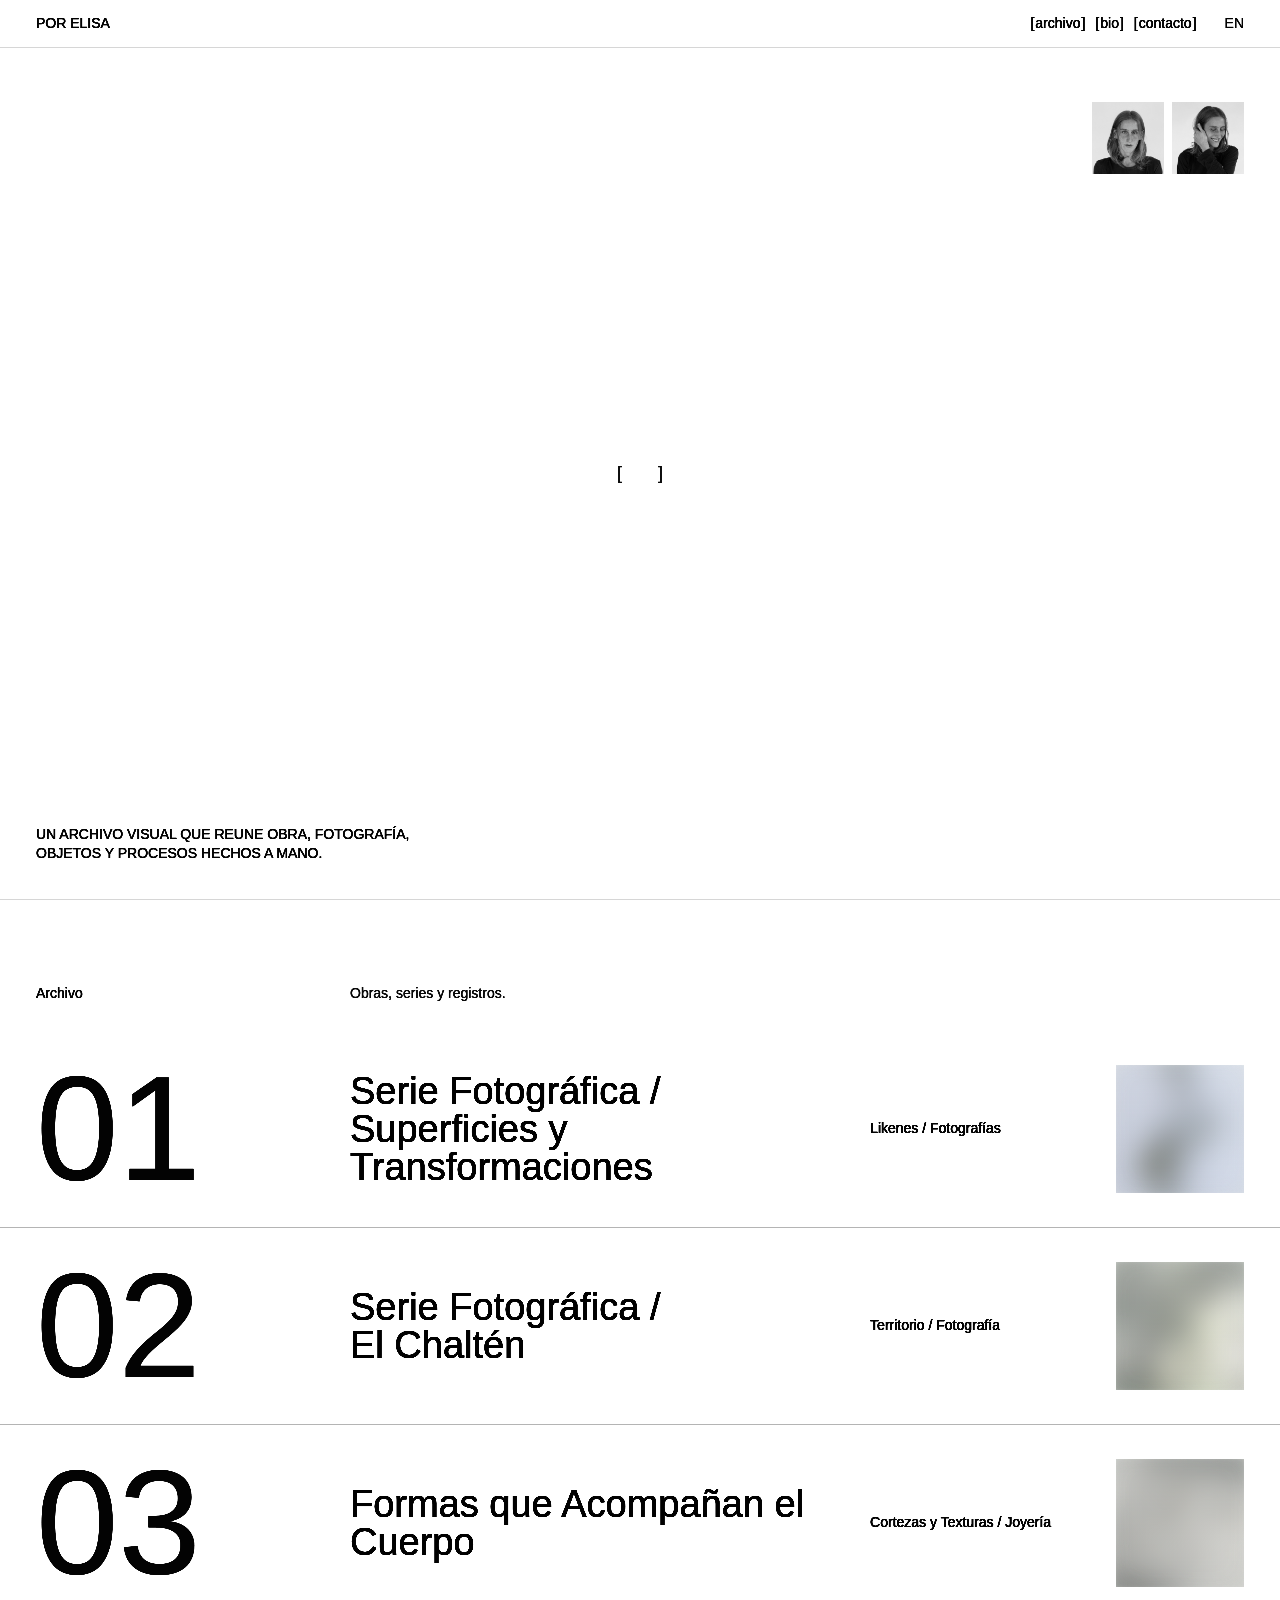
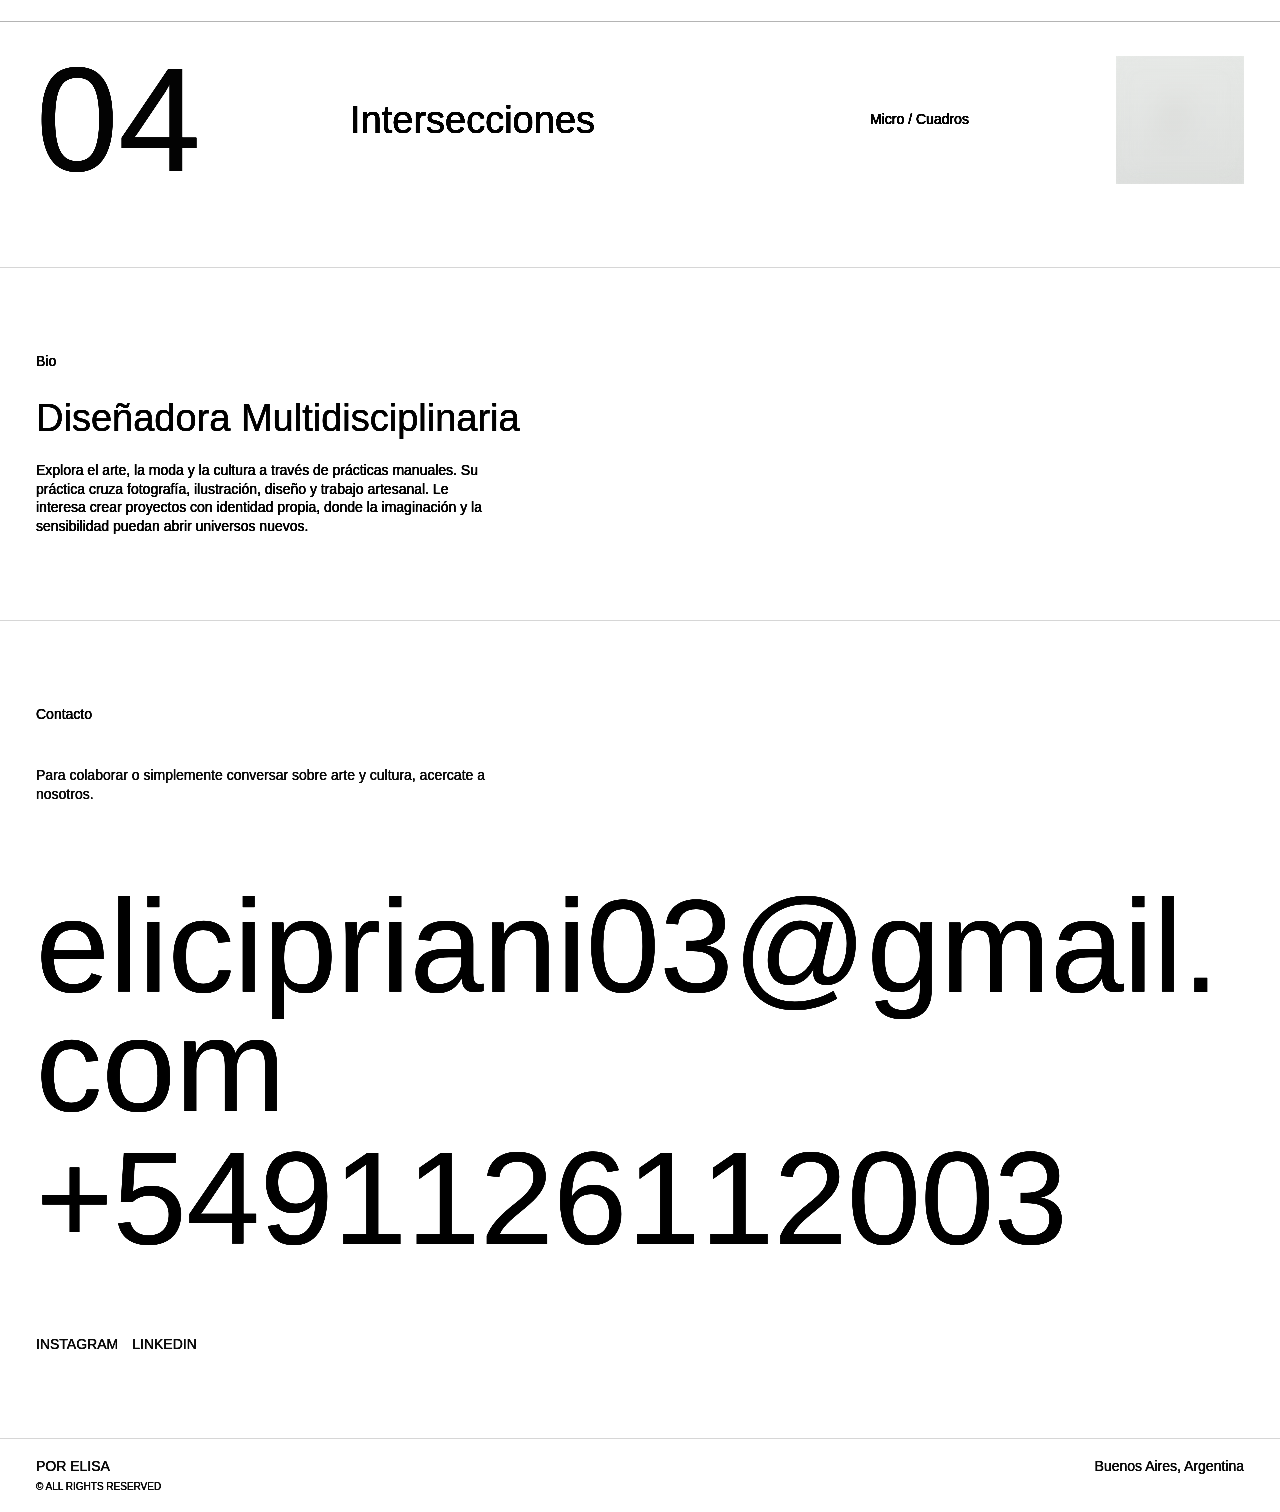
<file: index.html>
<!doctype html>
<html lang="es">
  <head>
    <meta charset="utf-8">
    <meta name="viewport" content="width=device-width, initial-scale=1">
    <meta name="description" content="POR ELISA - portfolio artístico y archivo de proyectos.">
    <title>POR ELISA</title>
    <link rel="icon" type="image/svg+xml" href="assets/icons/favicon.svg">
    <link rel="apple-touch-icon" href="assets/icons/apple-touch-icon.png">
    <link rel="stylesheet" href="assets/css/styles.css">
  </head>
  <body>
    <header class="site-header">
      <a class="brand" href="index.html" aria-label="POR ELISA">POR ELISA</a>
      <nav class="site-nav" aria-label="Principal">
        <a href="#archivo" class="nav-link"><span class="nav-bracket" aria-hidden="true">[</span><span data-i18n="nav.archive">archivo</span><span class="nav-bracket" aria-hidden="true">]</span></a>
        <a href="#bio" class="nav-link"><span class="nav-bracket" aria-hidden="true">[</span><span data-i18n="nav.bio">bio</span><span class="nav-bracket" aria-hidden="true">]</span></a>
        <a href="#contacto" class="nav-link"><span class="nav-bracket" aria-hidden="true">[</span><span data-i18n="nav.contact">contacto</span><span class="nav-bracket" aria-hidden="true">]</span></a>
      </nav>
      <div class="language-switch" aria-label="Idioma">
        <button type="button" data-set-lang="es" aria-pressed="true">ES</button>
        <button type="button" data-set-lang="en" aria-pressed="false">EN</button>
      </div>
    </header>

    <main>
      <section class="home-intro" aria-label="POR ELISA">
        <div class="intro-brackets" aria-hidden="true">
          <span>[</span>
          <span>]</span>
        </div>
        <div class="intro-portraits" aria-label="Retratos de Elisa">
          <img src="assets/images/home/elisa-bio.png" alt="Retrato de Elisa." loading="eager">
          <img src="assets/images/home/elisa-linkedin.jpg" alt="Retrato de Elisa." loading="eager">
        </div>
        <p class="intro-copy" data-i18n="home.intro">
          Un archivo visual que reune<span class="mobile-break"><br></span><span class="desktop-space"> </span>obra, fotografía,<span class="desktop-break"><br></span><span class="mobile-space"> </span>objetos<span class="mobile-break"><br></span><span class="desktop-space"> </span>y procesos hechos a mano.
        </p>
      </section>

      <section id="archivo" class="archive-section" aria-labelledby="archive-title">
        <div class="section-heading">
          <h2 id="archive-title" data-i18n="archive.title">Archivo</h2>
          <p data-i18n="archive.note">Obras, series y registros.</p>
        </div>

        <div class="archive-list">
          <a class="archive-item" href="projects/hielos.html" data-category="photo">
            <span class="archive-big-number" aria-hidden="true">01</span>
            <span class="archive-title" data-i18n="project.ice.archiveTitle">Serie Fotográfica /<br>Superficies y Transformaciones</span>
            <span class="archive-meta" data-i18n="project.ice.meta">Likenes / Fotografías</span>
            <span class="archive-thumb" aria-hidden="true">
              <img src="assets/images/hielos/1.jpg" alt="">
            </span>
          </a>

          <a class="archive-item" href="projects/chalten.html" data-category="territory photo">
            <span class="archive-big-number" aria-hidden="true">02</span>
            <span class="archive-title" data-i18n="project.chalten.title">Serie Fotográfica / El Chaltén</span>
            <span class="archive-meta" data-i18n="project.chalten.meta">Territorio / Fotografía</span>
            <span class="archive-thumb" aria-hidden="true">
              <img src="assets/images/chalten/1.jpg" alt="">
            </span>
          </a>

          <a class="archive-item" href="projects/joyeria.html" data-category="object">
            <span class="archive-big-number" aria-hidden="true">03</span>
            <span class="archive-title" data-i18n="project.jewelry.title">Formas que Acompañan el Cuerpo</span>
            <span class="archive-meta" data-i18n="project.jewelry.meta">Cortezas y Texturas / Joyería</span>
            <span class="archive-thumb" aria-hidden="true">
              <img src="assets/images/joyeria/1.jpg" alt="">
            </span>
          </a>

          <a class="archive-item" href="projects/cuadros.html" data-category="work">
            <span class="archive-big-number" aria-hidden="true">04</span>
            <span class="archive-title" data-i18n="project.painting.title">Intersecciones</span>
            <span class="archive-meta" data-i18n="project.painting.meta">Micro / Cuadros</span>
            <span class="archive-thumb is-painting-cover" aria-hidden="true">
              <img src="assets/images/cuadros/1.jpg" alt="">
            </span>
          </a>
        </div>
      </section>

      <section id="bio" class="bio-section" aria-labelledby="bio-title">
        <div class="section-heading">
          <h2 id="bio-title" data-i18n="bio.title">Bio</h2>
        </div>
        <div class="bio-grid">
          <div class="bio-copy">
            <p class="bio-lead" data-i18n="bio.lead">
              Diseñadora Multidisciplinaria
            </p>
            <p data-i18n="bio.copy">
              Explora el arte, la moda y la cultura a través de prácticas manuales.
              Su práctica cruza fotografía, ilustración, diseño y trabajo artesanal.
              Le interesa crear proyectos con identidad propia, donde la imaginación
              y la sensibilidad puedan abrir universos nuevos.
            </p>
          </div>
        </div>
      </section>

      <section id="contacto" class="contact-section" aria-labelledby="contact-title">
        <div class="section-heading">
          <h2 id="contact-title" data-i18n="contact.title">Contacto</h2>
          <p data-i18n="contact.note">Para colaborar o simplemente conversar sobre arte y cultura, acercate a nosotros.</p>
        </div>
        <div class="contact-display">
          <a class="contact-big contact-email" data-i18n="contact.email" href="mailto:elicipriani03@gmail.com?subject=Consulta%20por%20obra%20/%20POR%20ELISA&body=Hola%20Elisa%2C%0A%0AMe%20interesa%20conocer%20mas%20sobre%20tu%20obra%20y%20tus%20proyectos.%0A%0AGracias.">elicipriani03@gmail.com</a>
          <a class="contact-big contact-phone" href="https://wa.me/5491126112003?text=Hello%20Elisa,%20I%20would%20like%20to%20get%20in%20touch." target="_blank" rel="noreferrer">+5491126112003</a>
          <div class="contact-socials" aria-label="Redes">
            <a class="contact-small" href="https://www.instagram.com/por__elisa/" target="_blank" rel="noreferrer">INSTAGRAM</a>
            <a class="contact-small" href="https://www.linkedin.com/in/elisa-cipriani-308a1b159/" target="_blank" rel="noreferrer">LINKEDIN</a>
          </div>
        </div>
      </section>
    </main>

    <footer class="site-footer">
      <div class="footer-brand">
        <span>POR ELISA</span>
        <span class="footer-rights">&copy; ALL RIGHTS RESERVED</span>
      </div>
      <span>Buenos Aires, Argentina</span>
    </footer>

    <script src="assets/js/site.js"></script>
  </body>
</html>
</file>
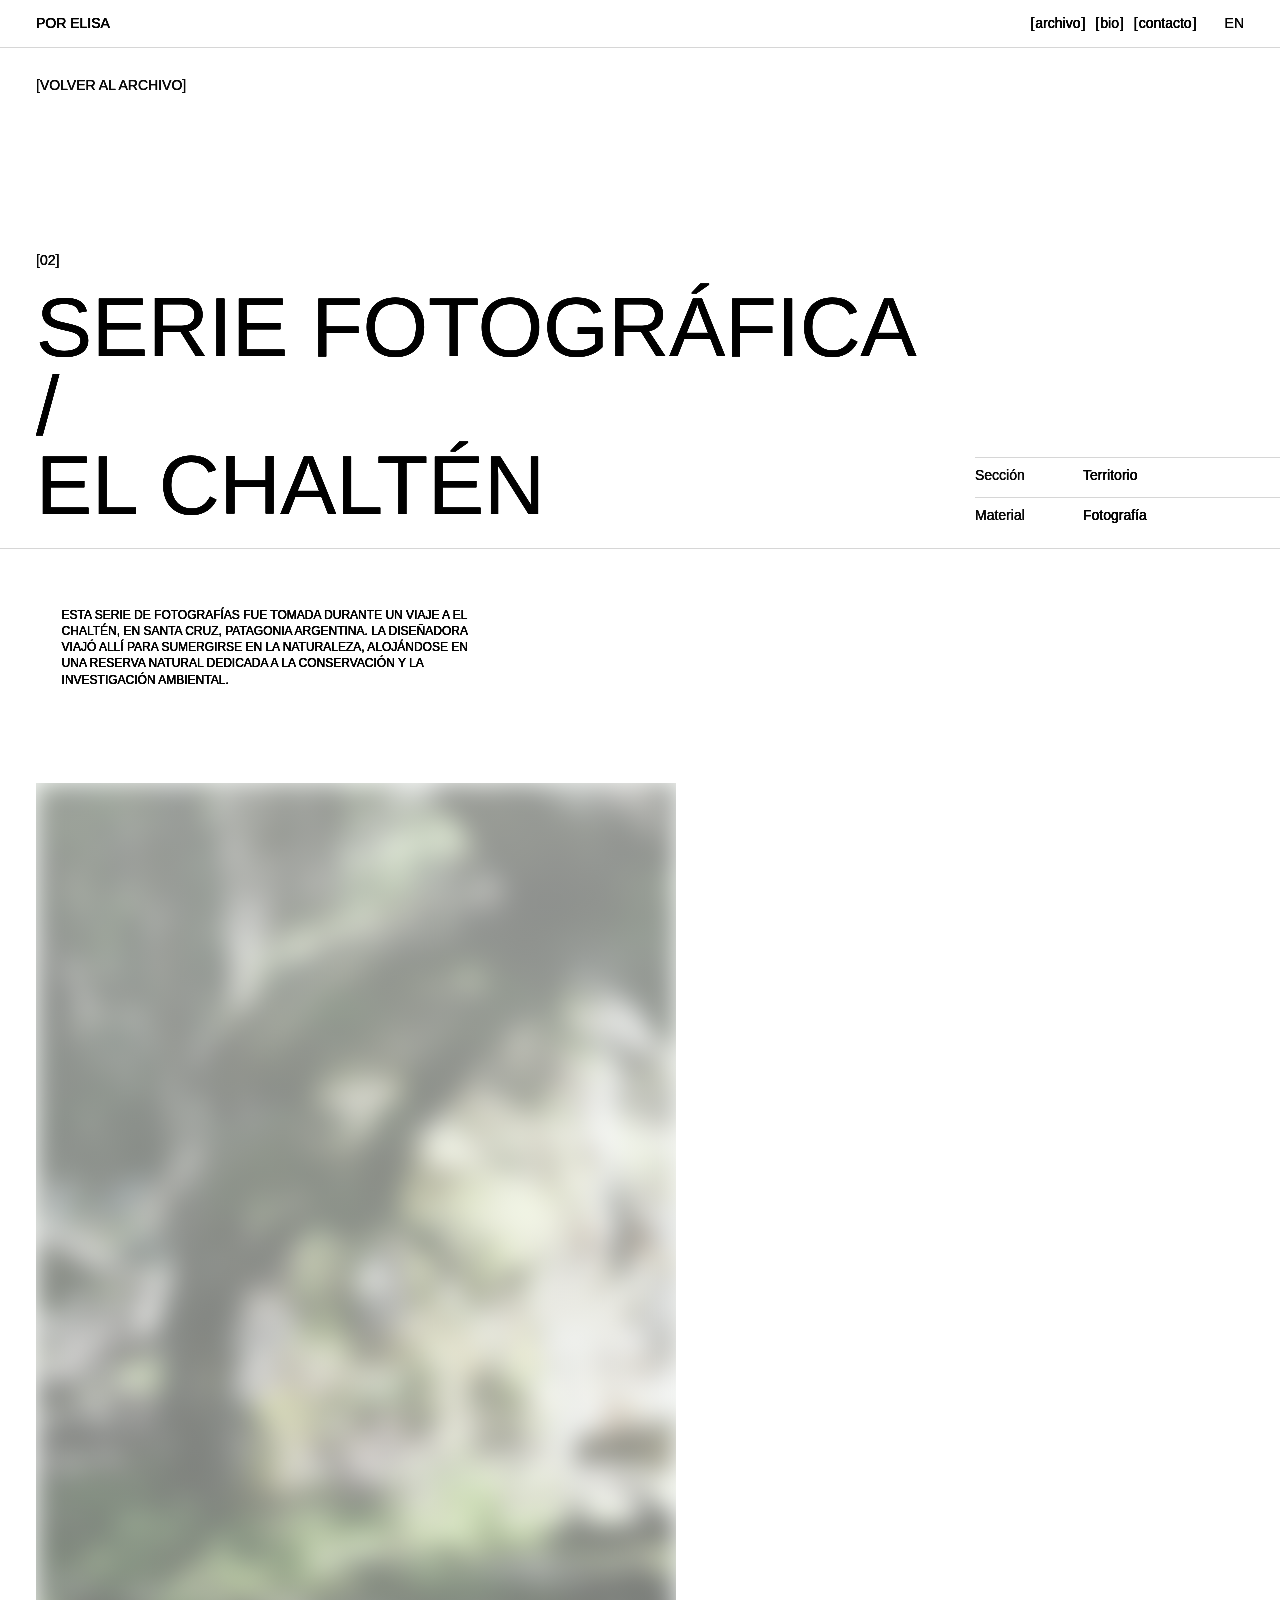
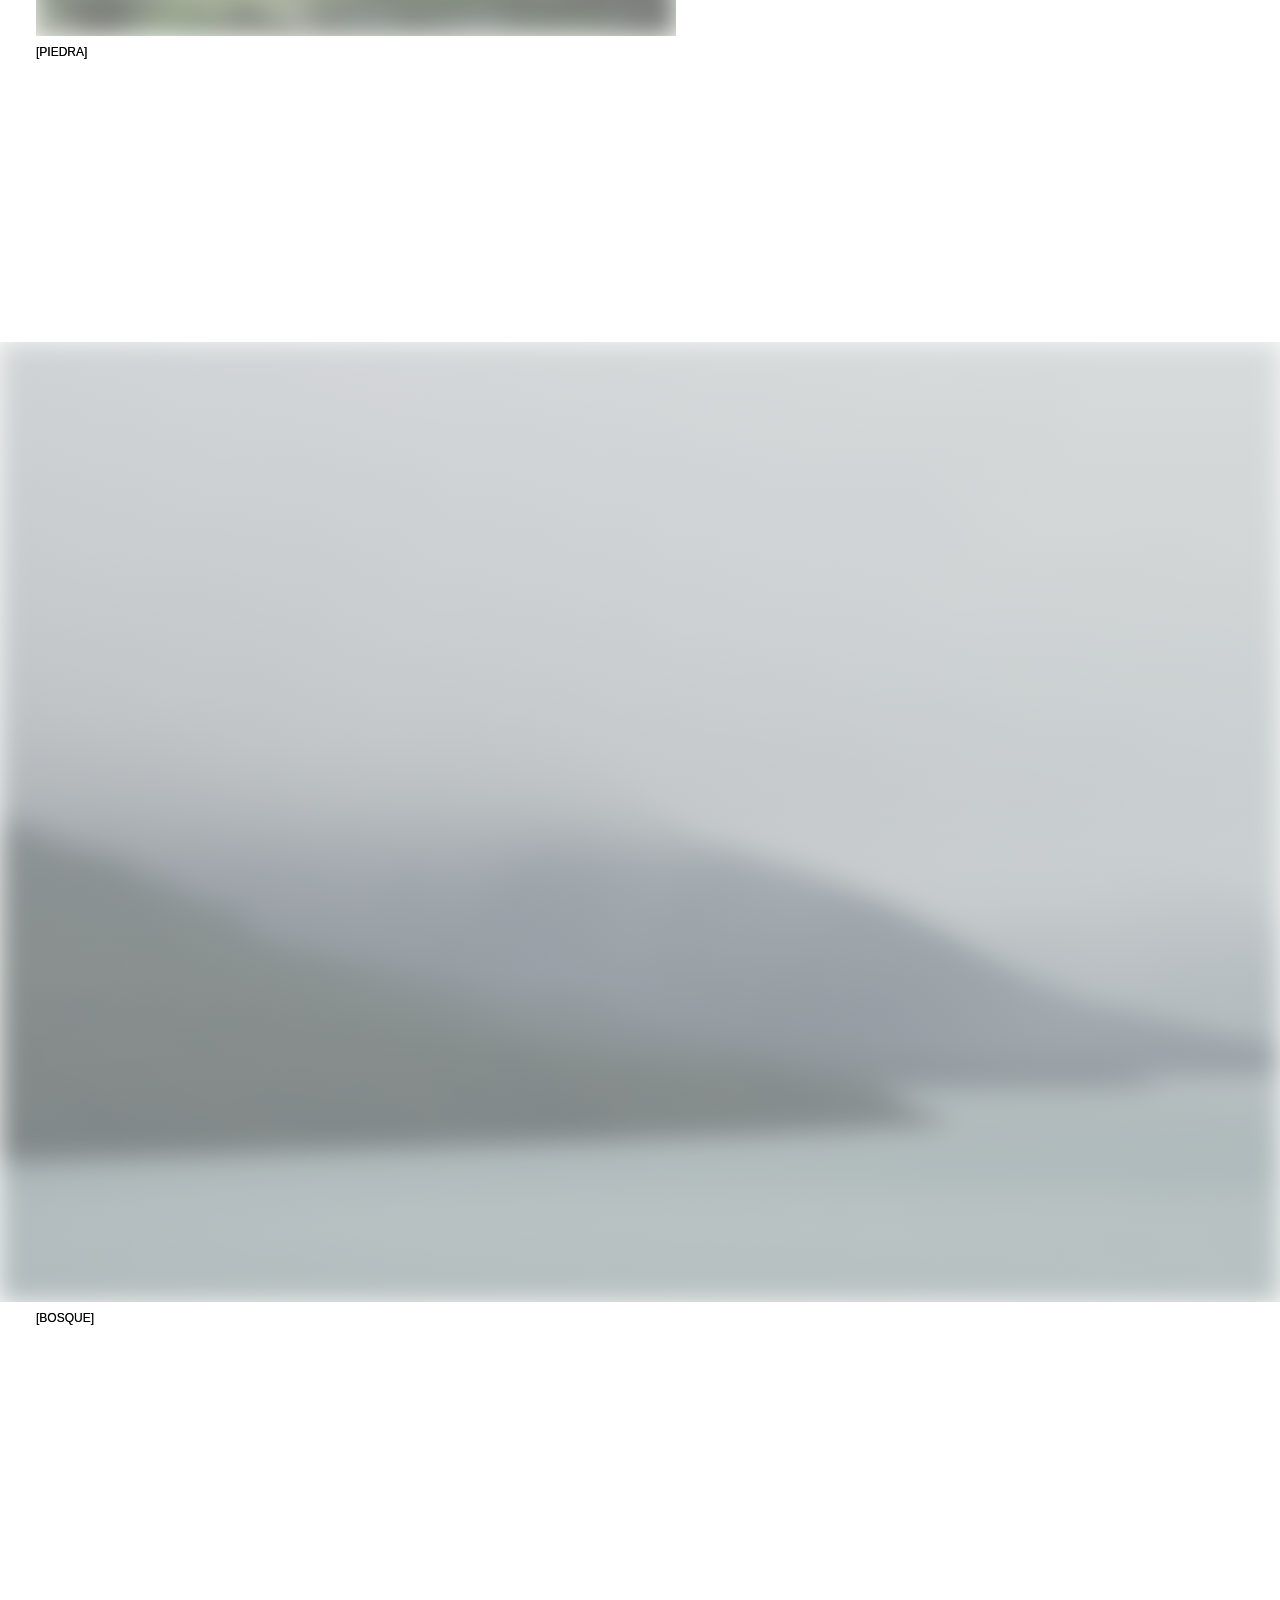
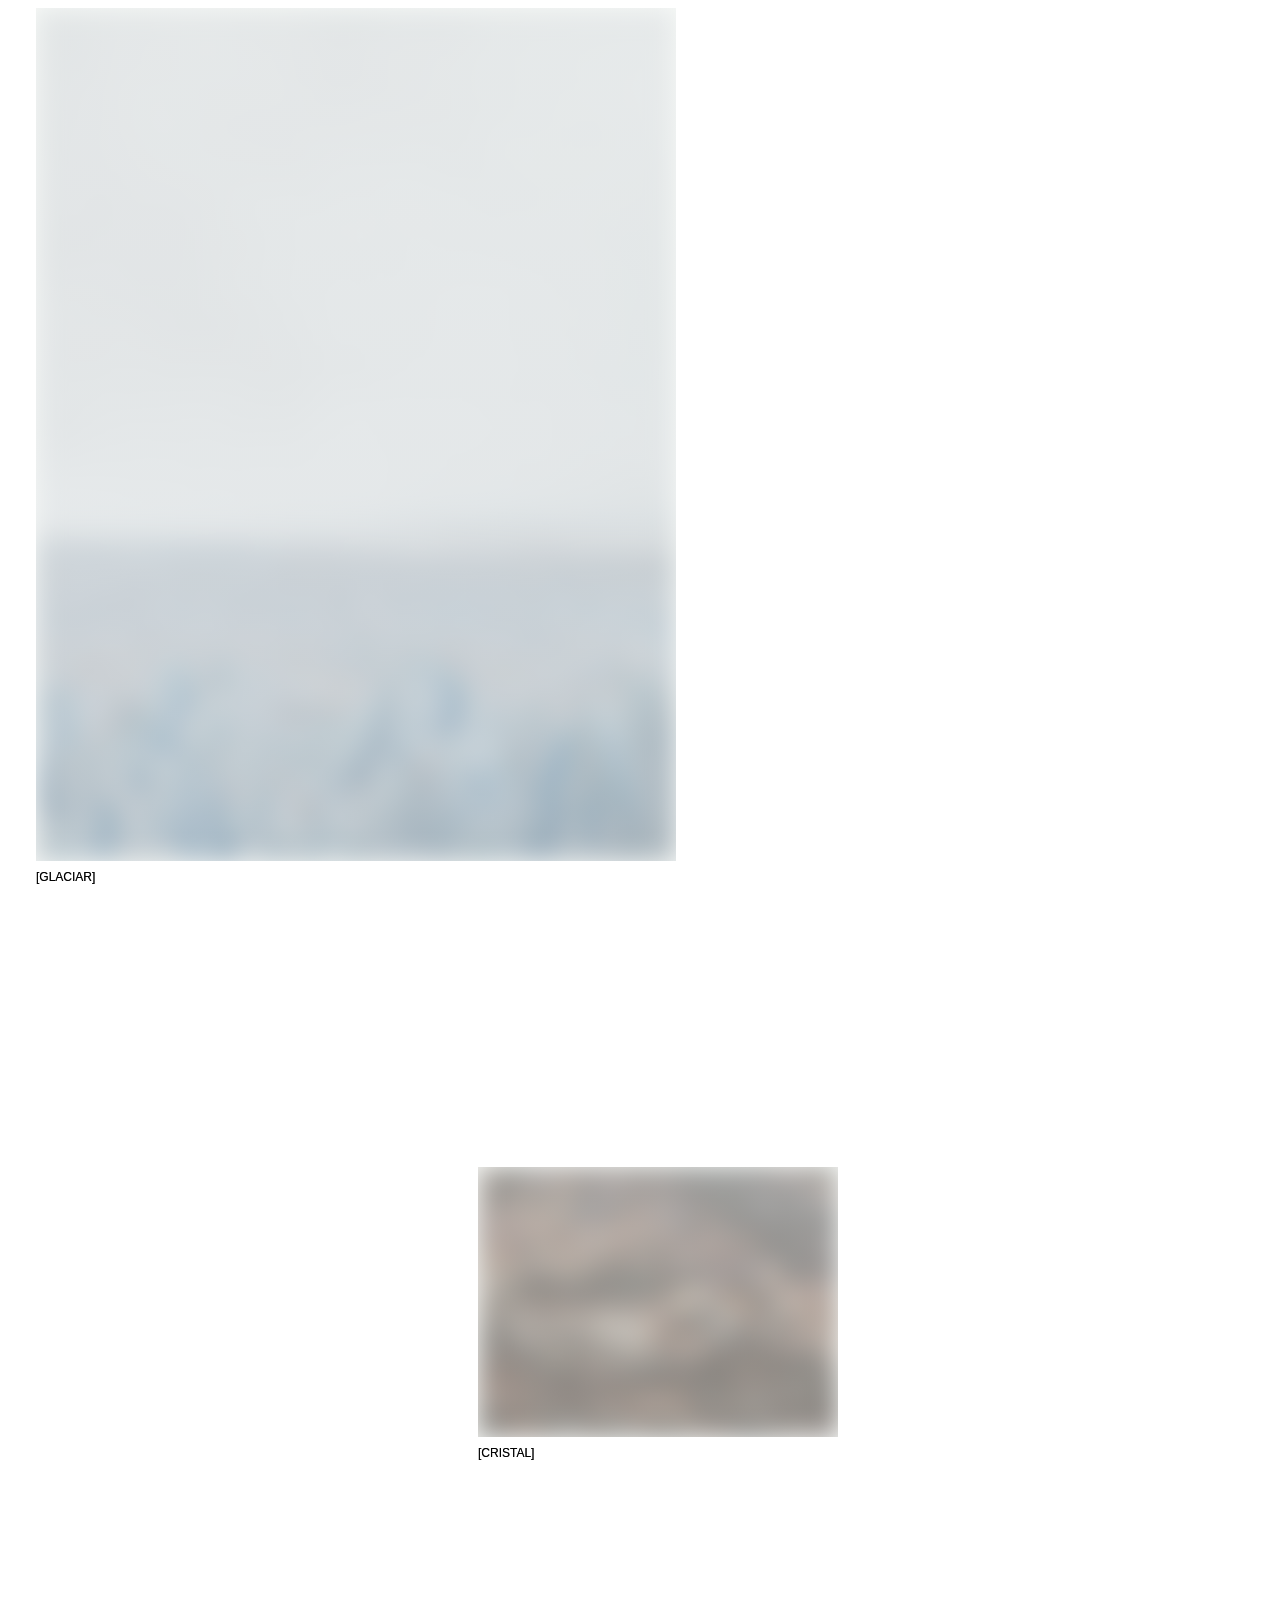
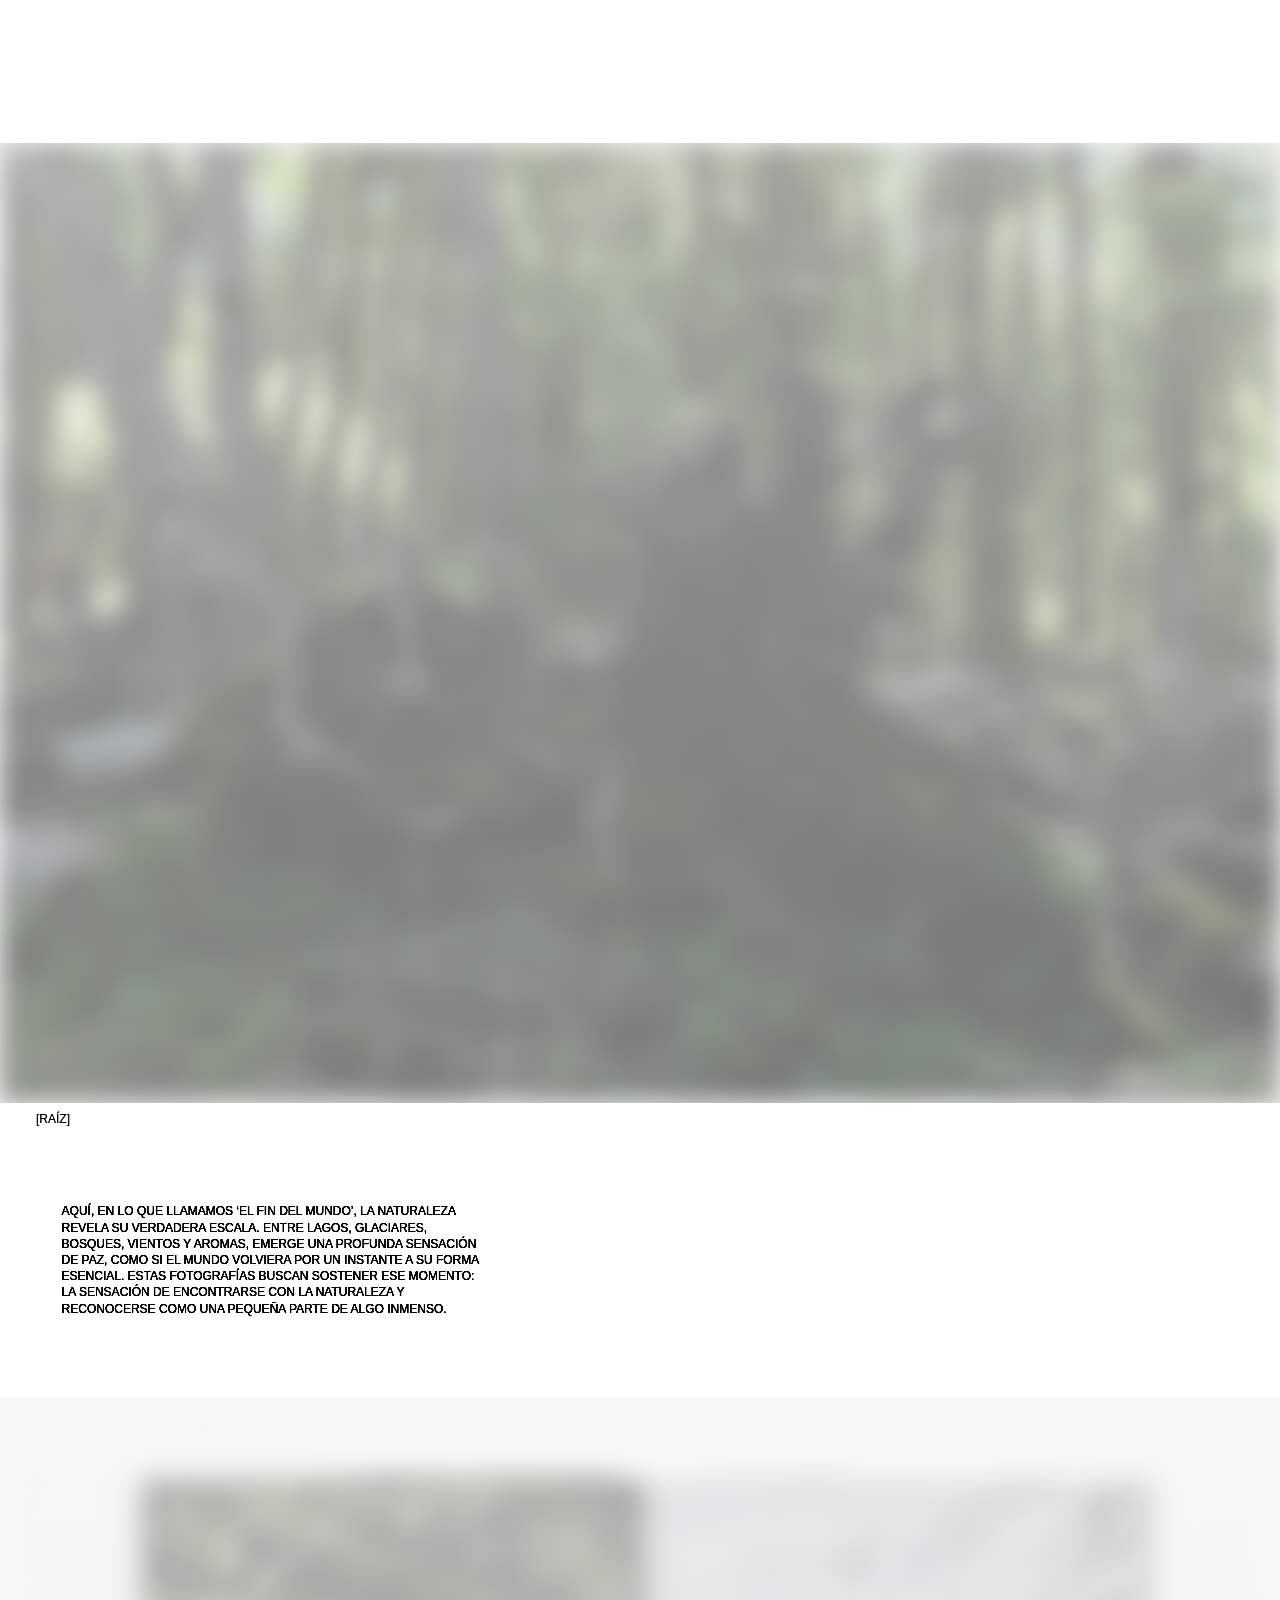
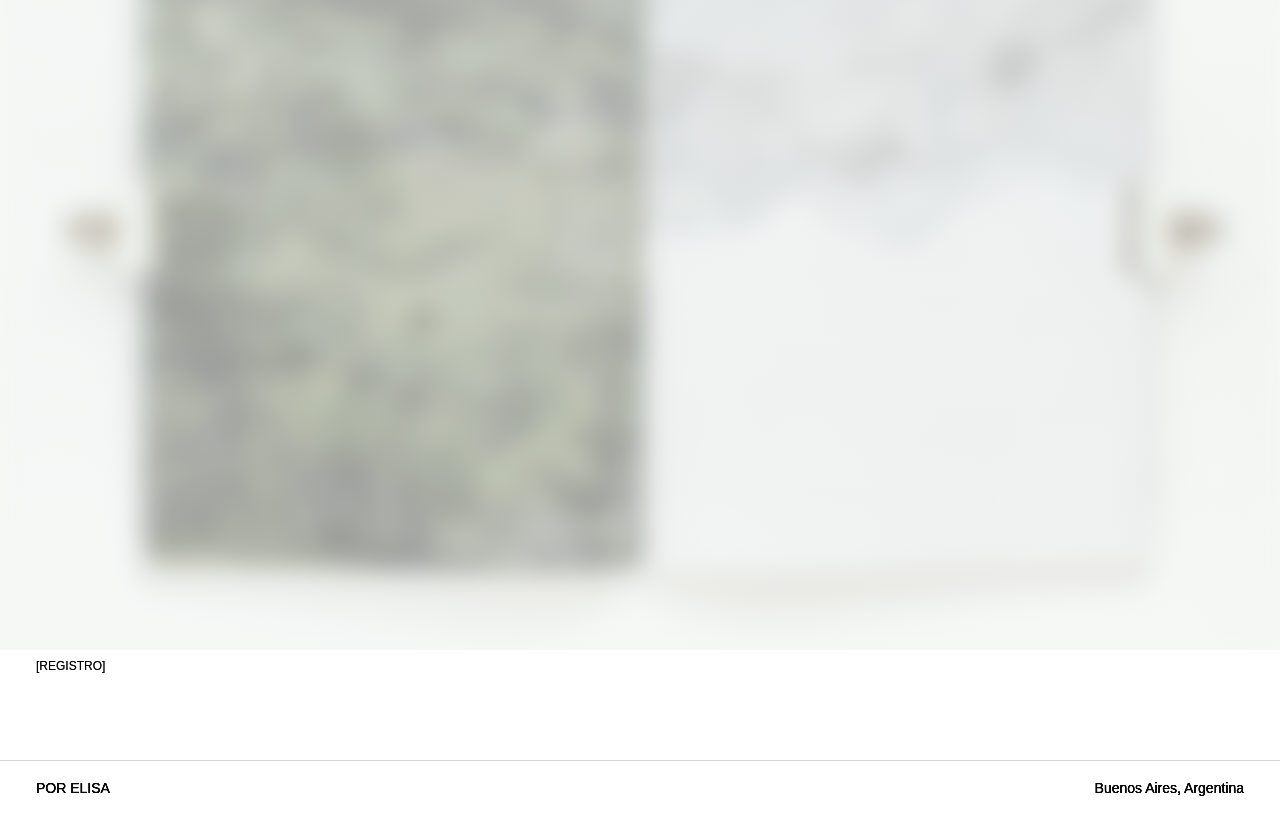
<file: projects/chalten.html>
<!doctype html>
<html lang="es">
  <head>
    <meta charset="utf-8">
    <meta name="viewport" content="width=device-width, initial-scale=1">
    <meta name="description" content="Serie Fotográfica / El Chaltén - POR ELISA.">
    <title>POR ELISA - Serie Fotográfica / El Chaltén</title>
    <link rel="icon" type="image/svg+xml" href="../assets/icons/favicon.svg">
    <link rel="apple-touch-icon" href="../assets/icons/apple-touch-icon.png">
    <link rel="stylesheet" href="../assets/css/styles.css">
  </head>
  <body>
    <header class="site-header">
      <a class="brand" href="../index.html" aria-label="POR ELISA">POR ELISA</a>
      <nav class="site-nav" aria-label="Principal">
        <a href="../index.html#archivo" class="nav-link"><span class="nav-bracket" aria-hidden="true">[</span><span data-i18n="nav.archive">archivo</span><span class="nav-bracket" aria-hidden="true">]</span></a>
        <a href="../index.html#bio" class="nav-link"><span class="nav-bracket" aria-hidden="true">[</span><span data-i18n="nav.bio">bio</span><span class="nav-bracket" aria-hidden="true">]</span></a>
        <a href="../index.html#contacto" class="nav-link"><span class="nav-bracket" aria-hidden="true">[</span><span data-i18n="nav.contact">contacto</span><span class="nav-bracket" aria-hidden="true">]</span></a>
      </nav>
      <div class="language-switch" aria-label="Idioma">
        <button type="button" data-set-lang="es" aria-pressed="true">ES</button>
        <button type="button" data-set-lang="en" aria-pressed="false">EN</button>
      </div>
    </header>

    <main class="project-page">
      <a class="back-link" href="../index.html#archivo" data-i18n="project.back">[volver al archivo]</a>

      <section class="project-hero" aria-labelledby="project-title">
        <div>
          <p class="project-number">[02]</p>
          <h1 id="project-title" data-i18n="project.chalten.title">Serie Fotográfica / <br>El Chaltén</h1>
        </div>
        <dl class="project-data">
          <div>
            <dt data-i18n="label.section">Sección</dt>
            <dd data-i18n="label.territory">Territorio</dd>
          </div>
          <div>
            <dt data-i18n="label.material">Material</dt>
            <dd data-i18n="label.photo">Fotografía</dd>
          </div>
        </dl>
      </section>

      <section class="project-body project-body-full">
        <div class="project-text project-text-intro">
          <p data-i18n="project.chalten.intro">
            Esta serie de fotografías fue tomada durante un viaje a El Chaltén, en Santa Cruz,
            Patagonia Argentina. La diseñadora viajó allí para sumergirse en la naturaleza,
            alojándose en una reserva natural dedicada a la conservación y la investigación
            ambiental.
          </p>
        </div>

        <div class="media-grid project-gallery chalten-gallery" aria-label="Galeria">
          <figure class="media-item is-portrait is-original is-align-left" data-mark="[piedra]">
            <span class="media-frame">
              <img src="../assets/images/chalten/1.jpg" alt="Paisaje de El Chaltén." loading="lazy">
            </span>
          </figure>
          <figure class="media-item is-landscape is-full-width" data-mark="[bosque]">
            <span class="media-frame">
              <img src="../assets/images/chalten/2.jpg" alt="Paisaje de El Chaltén." loading="lazy">
            </span>
          </figure>
          <figure class="media-item is-portrait is-original" data-mark="[glaciar]">
            <span class="media-frame">
              <img src="../assets/images/chalten/3.jpg" alt="Paisaje de El Chaltén." loading="lazy">
            </span>
          </figure>
          <figure class="media-item is-landscape is-small-centered" data-mark="[cristal]">
            <span class="media-frame">
              <img src="../assets/images/chalten/4.jpg" alt="Paisaje de El Chaltén." loading="lazy">
            </span>
          </figure>
          <figure class="media-item is-landscape is-full-width" data-mark="[raíz]">
            <span class="media-frame">
              <img src="../assets/images/chalten/5.jpg" alt="Paisaje de El Chaltén." loading="lazy">
            </span>
          </figure>
        </div>

        <div class="project-text project-text-secondary">
          <p data-i18n="project.chalten.text">
            Aquí, en lo que llamamos El fin del mundo, la naturaleza revela su verdadera
            escala. Entre lagos, glaciares, bosques, vientos y aromas, emerge una profunda
            sensación de paz, como si el mundo volviera por un instante a su forma esencial.
            Estas fotografías buscan sostener ese momento: la sensación de encontrarse con
            la naturaleza y reconocerse como una pequeña parte de algo inmenso.
          </p>
        </div>

        <div class="media-grid project-gallery project-gallery-single" aria-label="Galeria final">
          <figure class="media-item is-landscape is-photo-ratio is-full-width" data-mark="[registro]">
            <span class="media-frame">
              <img src="../assets/images/chalten/6.png" alt="Paisaje de El Chaltén." loading="lazy">
            </span>
          </figure>
        </div>
      </section>
    </main>

    <footer class="site-footer">
      <span>POR ELISA</span>
      <span>Buenos Aires, Argentina</span>
    </footer>

    <script src="../assets/js/site.js"></script>
  </body>
</html>
</file>
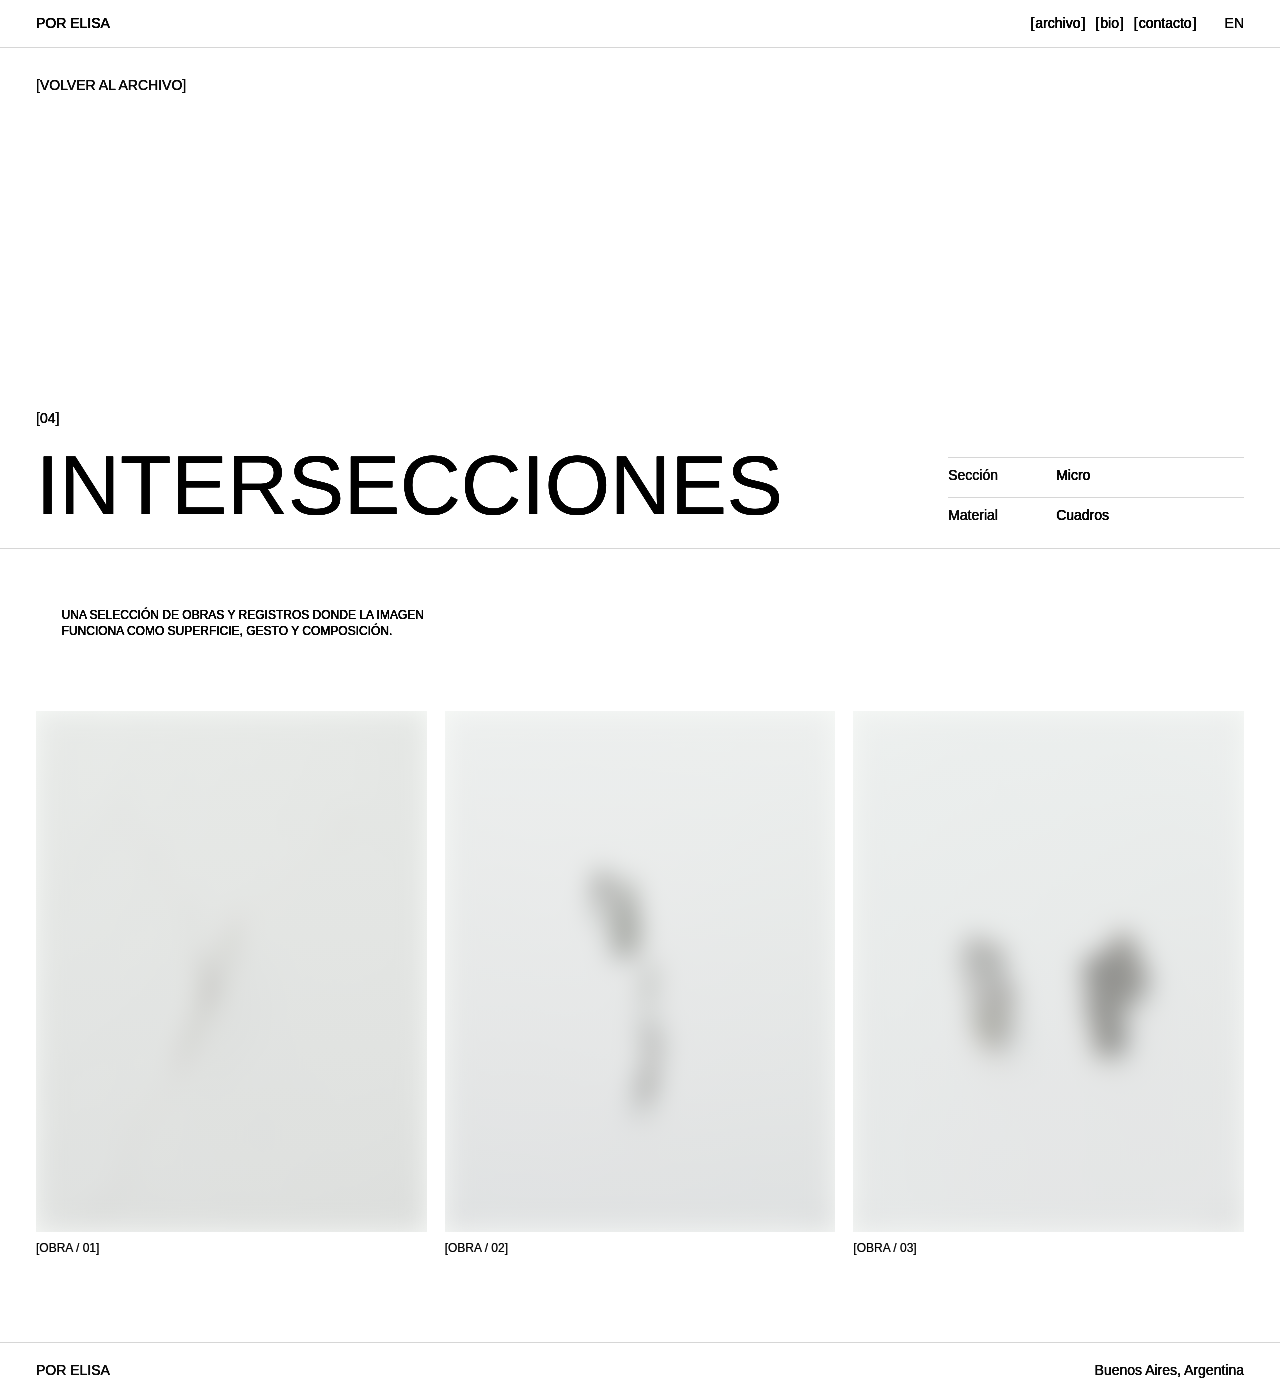
<file: projects/cuadros.html>
<!doctype html>
<html lang="es">
  <head>
    <meta charset="utf-8">
    <meta name="viewport" content="width=device-width, initial-scale=1">
    <meta name="description" content="Intersecciones - archivo visual de POR ELISA.">
    <title>POR ELISA - Intersecciones</title>
    <link rel="icon" type="image/svg+xml" href="../assets/icons/favicon.svg">
    <link rel="apple-touch-icon" href="../assets/icons/apple-touch-icon.png">
    <link rel="stylesheet" href="../assets/css/styles.css">
  </head>
  <body>
    <header class="site-header">
      <a class="brand" href="../index.html" aria-label="POR ELISA">POR ELISA</a>
      <nav class="site-nav" aria-label="Principal">
        <a href="../index.html#archivo" class="nav-link"><span class="nav-bracket" aria-hidden="true">[</span><span data-i18n="nav.archive">archivo</span><span class="nav-bracket" aria-hidden="true">]</span></a>
        <a href="../index.html#bio" class="nav-link"><span class="nav-bracket" aria-hidden="true">[</span><span data-i18n="nav.bio">bio</span><span class="nav-bracket" aria-hidden="true">]</span></a>
        <a href="../index.html#contacto" class="nav-link"><span class="nav-bracket" aria-hidden="true">[</span><span data-i18n="nav.contact">contacto</span><span class="nav-bracket" aria-hidden="true">]</span></a>
      </nav>
      <div class="language-switch" aria-label="Idioma">
        <button type="button" data-set-lang="es" aria-pressed="true">ES</button>
        <button type="button" data-set-lang="en" aria-pressed="false">EN</button>
      </div>
    </header>

    <main class="project-page">
      <a class="back-link" href="../index.html#archivo" data-i18n="project.back">[volver al archivo]</a>

      <section class="project-hero" aria-labelledby="project-title">
        <div>
          <p class="project-number">[04]</p>
          <h1 id="project-title" data-i18n="project.painting.title">Intersecciones</h1>
        </div>
        <dl class="project-data">
          <div>
            <dt data-i18n="label.section">Sección</dt>
            <dd data-i18n="project.painting.section">Micro</dd>
          </div>
          <div>
            <dt data-i18n="label.material">Material</dt>
            <dd data-i18n="project.painting.material">Cuadros</dd>
          </div>
        </dl>
      </section>

      <section class="project-body project-body-stacked">
        <div class="project-text">
          <p data-i18n="project.painting.text">
            Una selección de obras y registros donde la imagen funciona como superficie,
            gesto y composición.
          </p>
        </div>
        <div class="media-grid media-grid-three" aria-label="Galeria">
          <figure class="media-item is-portrait" data-mark="[obra / 01]">
            <span class="media-frame">
              <img src="../assets/images/cuadros/1.jpg" alt="Registro de obra." loading="lazy">
            </span>
          </figure>
          <figure class="media-item is-portrait" data-mark="[obra / 02]">
            <span class="media-frame">
              <img src="../assets/images/cuadros/2.jpg" alt="Registro de obra." loading="lazy">
            </span>
          </figure>
          <figure class="media-item is-portrait" data-mark="[obra / 03]">
            <span class="media-frame">
              <img src="../assets/images/cuadros/3.jpg" alt="Registro de obra." loading="lazy">
            </span>
          </figure>
        </div>
      </section>
    </main>

    <footer class="site-footer">
      <span>POR ELISA</span>
      <span>Buenos Aires, Argentina</span>
    </footer>

    <script src="../assets/js/site.js"></script>
  </body>
</html>
</file>
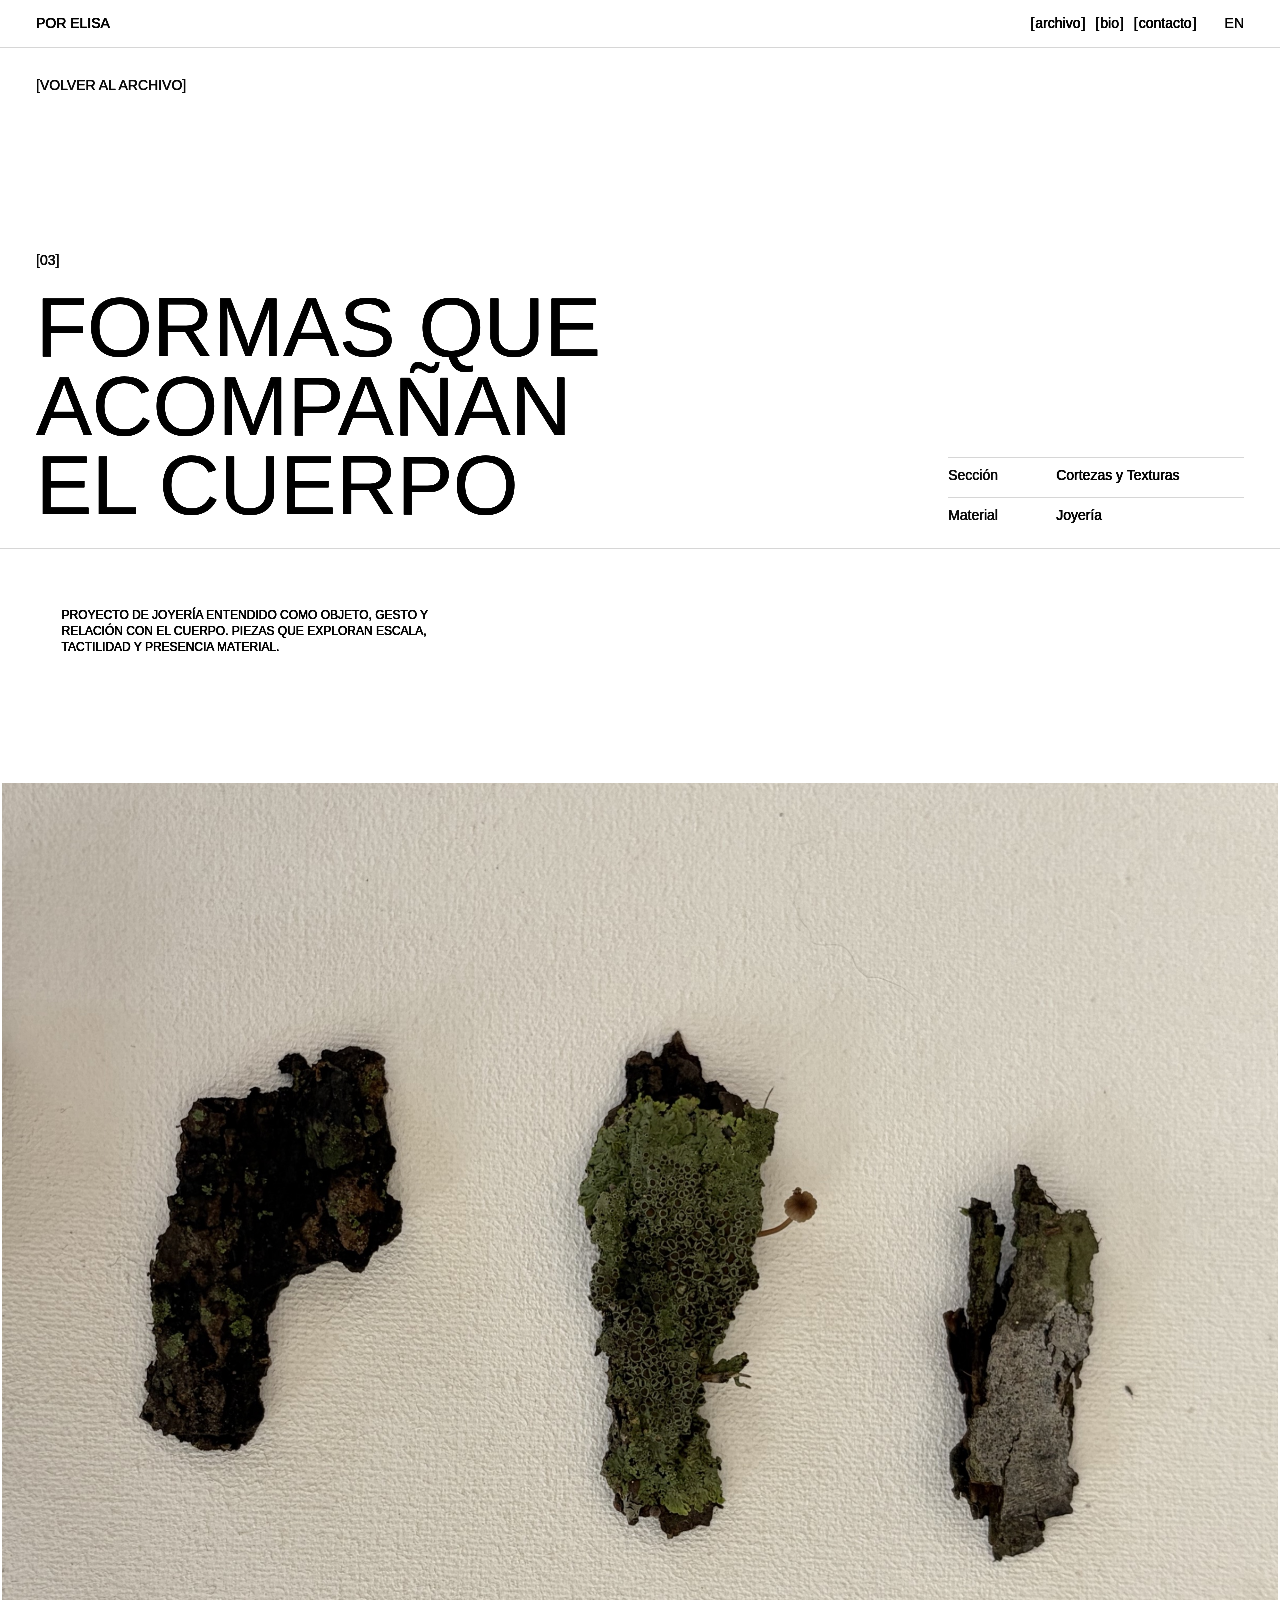
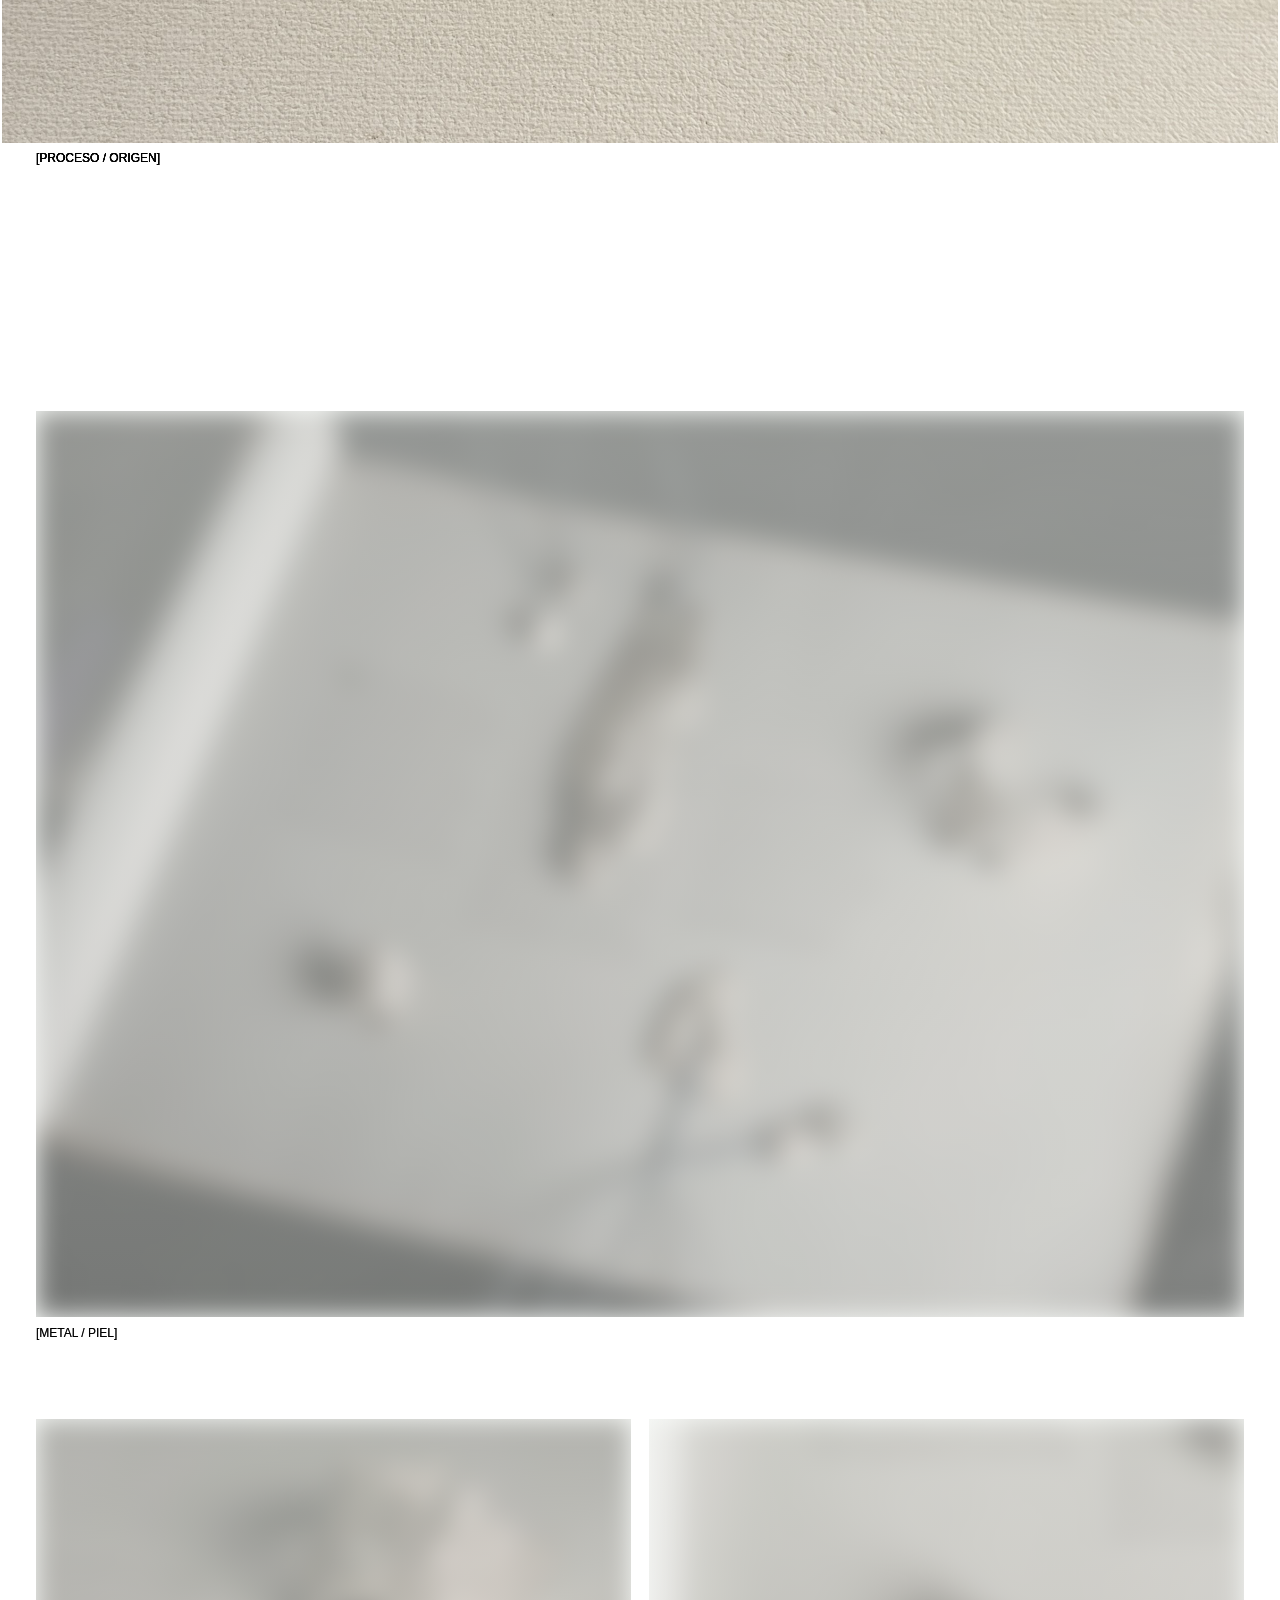
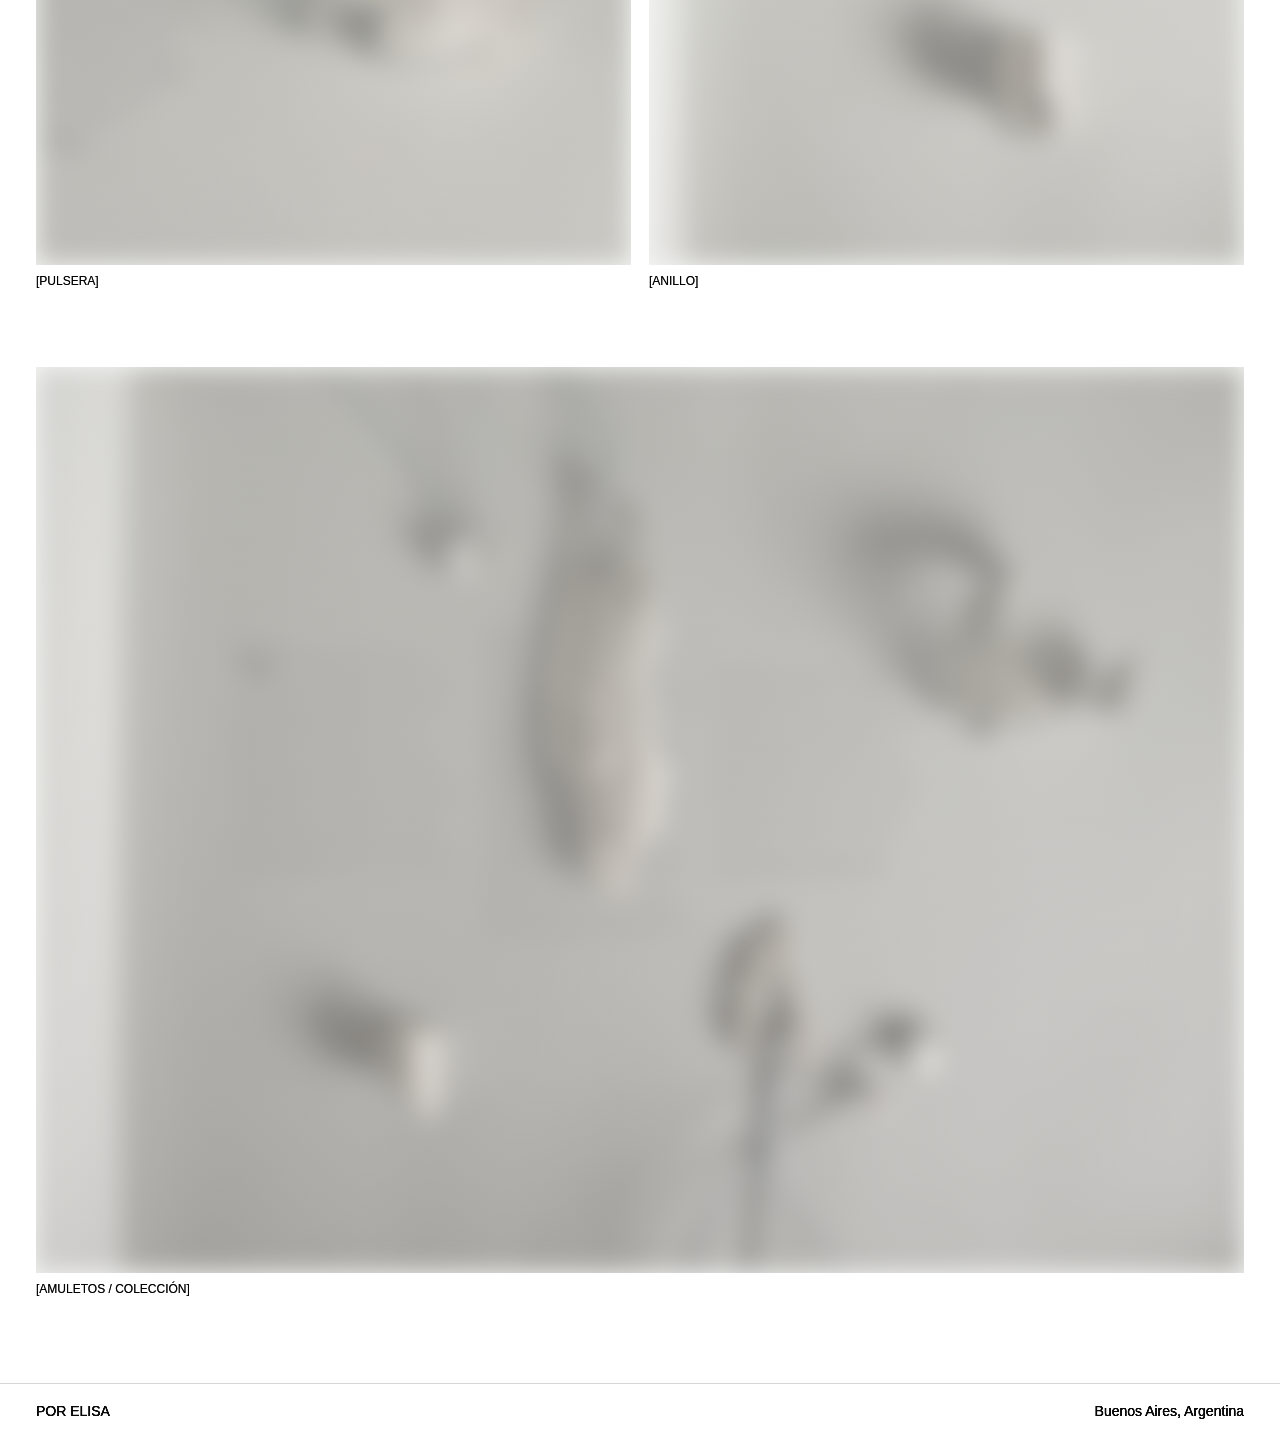
<file: projects/joyeria.html>
<!doctype html>
<html lang="es">
  <head>
    <meta charset="utf-8">
    <meta name="viewport" content="width=device-width, initial-scale=1">
    <meta name="description" content="Formas que Acompañan el Cuerpo - proyecto de POR ELISA.">
    <title>POR ELISA - Formas que Acompañan el Cuerpo</title>
    <link rel="icon" type="image/svg+xml" href="../assets/icons/favicon.svg">
    <link rel="apple-touch-icon" href="../assets/icons/apple-touch-icon.png">
    <link rel="stylesheet" href="../assets/css/styles.css">
  </head>
  <body>
    <header class="site-header">
      <a class="brand" href="../index.html" aria-label="POR ELISA">POR ELISA</a>
      <nav class="site-nav" aria-label="Principal">
        <a href="../index.html#archivo" class="nav-link"><span class="nav-bracket" aria-hidden="true">[</span><span data-i18n="nav.archive">archivo</span><span class="nav-bracket" aria-hidden="true">]</span></a>
        <a href="../index.html#bio" class="nav-link"><span class="nav-bracket" aria-hidden="true">[</span><span data-i18n="nav.bio">bio</span><span class="nav-bracket" aria-hidden="true">]</span></a>
        <a href="../index.html#contacto" class="nav-link"><span class="nav-bracket" aria-hidden="true">[</span><span data-i18n="nav.contact">contacto</span><span class="nav-bracket" aria-hidden="true">]</span></a>
      </nav>
      <div class="language-switch" aria-label="Idioma">
        <button type="button" data-set-lang="es" aria-pressed="true">ES</button>
        <button type="button" data-set-lang="en" aria-pressed="false">EN</button>
      </div>
    </header>

    <main class="project-page">
      <a class="back-link" href="../index.html#archivo" data-i18n="project.back">[volver al archivo]</a>

      <section class="project-hero" aria-labelledby="project-title">
        <div>
          <p class="project-number">[03]</p>
          <h1 id="project-title" data-i18n="project.jewelry.pageTitle">Formas que Acompañan <br>el Cuerpo</h1>
        </div>
        <dl class="project-data">
          <div>
            <dt data-i18n="label.section">Sección</dt>
            <dd data-i18n="project.jewelry.section">Cortezas y Texturas</dd>
          </div>
          <div>
            <dt data-i18n="label.material">Material</dt>
            <dd data-i18n="project.jewelry.material">Joyería</dd>
          </div>
        </dl>
      </section>

      <section class="project-body">
        <div class="project-text">
          <p data-i18n="project.jewelry.text">
            Proyecto de joyería entendido como objeto, gesto y relación con el cuerpo.
            Piezas que exploran escala, tactilidad y presencia material.
          </p>
        </div>
        <div class="project-visuals">
          <figure class="project-intro-video jewelry-intro-video" data-sequence data-interval="1400" data-frames="../assets/images/joyeria/video-desktop/01.jpg,../assets/images/joyeria/video-desktop/02.jpg,../assets/images/joyeria/video-desktop/03.jpg,../assets/images/joyeria/video-desktop/04.jpg,../assets/images/joyeria/video-desktop/05.jpg,../assets/images/joyeria/video-desktop/06.jpg,../assets/images/joyeria/video-desktop/07.jpg,../assets/images/joyeria/video-desktop/08.jpg,../assets/images/joyeria/video-desktop/09.jpg,../assets/images/joyeria/video-desktop/10.jpg,../assets/images/joyeria/video-desktop/11.jpg,../assets/images/joyeria/video-desktop/12.jpg" data-mobile-frames="../assets/images/joyeria/video-mobile/01.jpg,../assets/images/joyeria/video-mobile/02.jpg,../assets/images/joyeria/video-mobile/03.jpg,../assets/images/joyeria/video-mobile/04.jpg,../assets/images/joyeria/video-mobile/05.jpg,../assets/images/joyeria/video-mobile/06.jpg,../assets/images/joyeria/video-mobile/07.jpg,../assets/images/joyeria/video-mobile/08.jpg,../assets/images/joyeria/video-mobile/09.jpg,../assets/images/joyeria/video-mobile/10.jpg,../assets/images/joyeria/video-mobile/11.jpg,../assets/images/joyeria/video-mobile/12.jpg">
            <span class="media-frame">
              <img src="../assets/images/joyeria/video-desktop/01.jpg" alt="Secuencia de proceso." loading="eager">
            </span>
            <figcaption data-i18n="process.note">[proceso / origen]</figcaption>
          </figure>

          <div class="media-grid jewelry-gallery" aria-label="Galeria">
            <figure class="media-item is-landscape is-wide" data-mark="[metal / piel]">
              <span class="media-frame">
                <img src="../assets/images/joyeria/1.jpg" alt="Pieza de joyería sobre superficie." loading="lazy">
              </span>
            </figure>
            <figure class="media-item is-landscape" data-mark="[pulsera]">
              <span class="media-frame">
                <img src="../assets/images/joyeria/2.jpg" alt="Detalle de pieza de joyería." loading="lazy">
              </span>
            </figure>
            <figure class="media-item is-landscape" data-mark="[anillo]">
              <span class="media-frame">
                <img src="../assets/images/joyeria/3.jpg" alt="Registro de pieza de joyería." loading="lazy">
              </span>
            </figure>
            <figure class="media-item is-landscape is-wide" data-mark="[amuletos / colección]">
              <span class="media-frame">
                <img src="../assets/images/joyeria/4.jpg" alt="Composición de piezas de joyería." loading="lazy">
              </span>
            </figure>
          </div>
        </div>
      </section>
    </main>

    <footer class="site-footer">
      <span>POR ELISA</span>
      <span>Buenos Aires, Argentina</span>
    </footer>

    <script src="../assets/js/site.js"></script>
  </body>
</html>
</file>
<file: assets/css/styles.css>
:root {
  --bg: #ffffff;
  --text: #000000;
  --muted: rgba(0, 0, 0, 0.58);
  --line: rgba(0, 0, 0, 0.16);
  --soft: rgba(0, 0, 0, 0.035);
  --pad: clamp(16px, 3vw, 36px);
  --paragraph-width: 460px;
  --paragraph-size: 14px;
  --paragraph-line: 1.35;
  --project-paragraph-size: 12px;
  --project-text-width: 420px;
  --project-text-offset: clamp(14px, 2vw, 34px);
  --project-text-stack-gap: 28px;
  --image-blur-filter: blur(13px) saturate(0.64) contrast(0.9) brightness(1.08);
  --image-clear-filter: blur(0) saturate(1) contrast(1.02);
  --image-veil: linear-gradient(rgba(242, 246, 242, 0.58), rgba(235, 239, 235, 0.46));
  --ink-filter: url("#ink-spread");
  --ink-shadow:
    0.08px 0.04px 0 rgba(0, 0, 0, 0.34),
    -0.05px 0.08px 0 rgba(0, 0, 0, 0.18),
    0 0 0.22px rgba(0, 0, 0, 0.24);
}

* {
  box-sizing: border-box;
}

html {
  overflow-x: clip;
  scroll-behavior: smooth;
  -webkit-text-size-adjust: 100%;
  text-size-adjust: 100%;
}

body {
  overflow-x: clip;
  margin: 0;
  background: var(--bg);
  color: var(--text);
  font-family: Helvetica, Arial, sans-serif;
  font-size: 14px;
  font-weight: 300;
  line-height: 1.35;
  letter-spacing: 0;
  text-shadow: var(--ink-shadow);
  -webkit-font-smoothing: antialiased;
  font-synthesis: none;
}

:where(a, button, h1, h2, p, span, dt, dd, figcaption) {
  font-family: inherit;
  font-synthesis: none;
}

.ink-filter-svg {
  position: absolute;
  width: 0;
  height: 0;
  overflow: hidden;
  pointer-events: none;
}

:where(
  h1,
  h2,
  p,
  a,
  button,
  dt,
  dd,
  figcaption,
  .archive-title,
  .archive-meta,
  .archive-big-number,
  .intro-brackets span,
  .project-number,
  .contact-big,
  .contact-small,
  .site-footer span
) {
  filter: var(--ink-filter);
}

a {
  color: inherit;
  text-decoration: none;
}

a:hover,
button:hover {
  text-decoration: none;
}

button {
  border: 0;
  background: transparent;
  color: inherit;
  font: inherit;
  letter-spacing: 0;
  padding: 0;
  cursor: pointer;
}

.custom-cursor {
  position: fixed;
  z-index: 9999;
  top: 0;
  left: 0;
  width: 24px;
  height: 1.5px;
  background: #000000;
  opacity: 0;
  pointer-events: none;
  transform: translate3d(-50%, -50%, 0);
  transition: background-color 120ms ease, opacity 120ms ease;
}

.custom-cursor.is-visible {
  opacity: 1;
}

.custom-cursor.is-light {
  background: #ffffff;
}

html.has-custom-cursor,
html.has-custom-cursor body,
html.has-custom-cursor body::before,
html.has-custom-cursor *,
html.has-custom-cursor *::before,
html.has-custom-cursor *::after,
body.has-custom-cursor,
body.has-custom-cursor *,
body.has-custom-cursor *::before,
body.has-custom-cursor *::after {
  cursor: none !important;
}

@media (pointer: coarse) {
  .custom-cursor {
    display: none;
  }
}

h1,
h2,
p,
figure {
  margin: 0;
}

p {
  max-width: var(--paragraph-width);
  font-size: var(--paragraph-size);
  line-height: var(--paragraph-line);
  font-weight: 300;
}

h1 {
  max-width: 1040px;
  font-size: 84px;
  line-height: 0.94;
  font-weight: 200;
}

h2 {
  font-size: 14px;
  line-height: 1.35;
  font-weight: 300;
}

.site-header {
  position: sticky;
  top: 0;
  z-index: 10;
  display: grid;
  grid-template-columns: minmax(110px, 1fr) auto auto;
  align-items: baseline;
  gap: 28px;
  padding: 14px var(--pad);
  border-bottom: 1px solid var(--line);
  background: rgba(255, 255, 255, 0.86);
  backdrop-filter: blur(8px);
}

.site-nav,
.language-switch {
  display: flex;
  flex-wrap: wrap;
  gap: 10px;
}

.nav-link {
  display: inline-flex;
  gap: 1px;
  text-decoration: none;
}

.nav-link:hover,
.nav-link:focus-visible {
  text-decoration: none;
}

.nav-bracket {
  display: inline-block;
  transition: transform 180ms ease;
}

.nav-link:hover .nav-bracket:first-child,
.nav-link:focus-visible .nav-bracket:first-child {
  transform: translateX(-3px);
}

.nav-link:hover .nav-bracket:last-child,
.nav-link:focus-visible .nav-bracket:last-child {
  transform: translateX(3px);
}

.language-switch button[aria-pressed="true"] {
  display: none;
  text-decoration: none;
}

.mobile-break,
.mobile-space {
  display: none;
}

main {
  min-height: calc(100vh - 92px);
}

.home-intro {
  position: relative;
  display: grid;
  align-content: end;
  min-height: calc(100vh - 48px);
  padding: var(--pad);
  border-bottom: 1px solid var(--line);
  overflow: hidden;
}

.intro-brackets {
  position: absolute;
  z-index: 2;
  top: 50%;
  left: 50%;
  display: flex;
  justify-content: space-between;
  width: 46px;
  color: rgba(0, 0, 0, 0.42);
  font-size: 18px;
  font-weight: 200;
  line-height: 0.8;
  pointer-events: none;
  transform: translate(-50%, -50%);
}

.intro-portraits {
  position: absolute;
  z-index: 4;
  top: calc(var(--pad) + 18px);
  right: var(--pad);
  display: flex;
  gap: 8px;
}

.intro-portraits img {
  display: block;
  width: 72px;
  aspect-ratio: 1;
  object-fit: cover;
}

.project-number,
.archive-meta,
.section-heading p,
.project-data dt,
.site-footer,
.back-link,
.contact-small {
  color: var(--muted);
}

.intro-copy {
  position: relative;
  z-index: 1;
  max-width: var(--paragraph-width);
  margin: 0;
  font-size: var(--paragraph-size);
  line-height: var(--paragraph-line);
  text-transform: uppercase;
}

.archive-section,
.bio-section,
.contact-section,
.project-page {
  padding: 84px var(--pad);
}

.archive-section {
  --archive-mark-height: 128px;
  padding-bottom: 49px;
  border-bottom: 1px solid var(--line);
}

.section-heading {
  display: grid;
  grid-template-columns: minmax(130px, 0.24fr) minmax(0, 1fr);
  gap: 18px;
  padding-bottom: 28px;
}

.section-heading p {
  max-width: var(--paragraph-width);
}

.archive-section .section-heading {
  grid-template-columns: minmax(280px, 0.34fr) minmax(260px, 0.78fr) minmax(150px, 0.34fr) var(--archive-mark-height);
  gap: 34px;
}

.archive-list {
  position: relative;
  display: grid;
}

.archive-list::before {
  display: none;
  position: absolute;
  top: 0;
  left: calc(var(--pad) * -1);
  width: calc(100% + (var(--pad) * 2));
  height: 1px;
  content: "";
  background: var(--line);
}

.archive-item {
  position: relative;
  display: grid;
  grid-template-columns: minmax(280px, 0.34fr) minmax(260px, 0.78fr) minmax(150px, 0.34fr) var(--archive-mark-height);
  gap: 34px;
  align-items: center;
  min-height: 196px;
  margin-right: calc(var(--pad) * -1);
  margin-left: calc(var(--pad) * -1);
  padding: 34px var(--pad);
  border-bottom: 1px solid var(--line);
  overflow: hidden;
}

.archive-item[hidden] {
  display: none;
}

.archive-item:last-child {
  border-bottom: 0;
}

.archive-item > span {
  position: relative;
}

.archive-item:hover {
  background:
    linear-gradient(90deg, rgba(0, 0, 0, 0.028), transparent 72%),
    var(--bg);
  text-decoration: none;
}

.archive-big-number {
  width: 100%;
  color: rgba(0, 0, 0, 0.16);
  font-size: 148px;
  font-weight: 200;
  line-height: 0.86;
  white-space: nowrap;
}

.archive-title {
  max-width: 620px;
  font-size: 38px;
  font-weight: 200;
  line-height: 1;
}

.archive-thumb {
  position: relative;
  display: block;
  justify-self: end;
  width: 100%;
  max-width: none;
  height: var(--archive-mark-height);
  aspect-ratio: 1;
  overflow: hidden;
  background: var(--soft);
  isolation: isolate;
}

.archive-thumb img {
  display: block;
  width: 100%;
  height: 100%;
  object-fit: cover;
  filter: var(--image-blur-filter);
  transform: scale(1.08);
  transition:
    filter 240ms ease,
    transform 240ms ease;
}

.archive-thumb::before {
  content: "";
  position: absolute;
  inset: 0;
  z-index: 1;
  pointer-events: none;
  background: var(--image-veil);
  backdrop-filter: blur(1.5px);
  opacity: 1;
  transition: opacity 220ms ease;
}

.archive-thumb.is-painting-cover img {
  object-position: center 74%;
}

.archive-item:hover .archive-thumb img,
.archive-item:focus .archive-thumb img {
  filter: var(--image-clear-filter);
  transform: scale(1);
}

.archive-item:hover .archive-thumb::before,
.archive-item:focus .archive-thumb::before {
  opacity: 0;
}

.bio-grid {
  display: grid;
  grid-template-columns: 1fr;
  gap: 18px;
  align-items: start;
  justify-content: start;
  max-width: none;
}

.bio-portrait {
  grid-column: 2;
  grid-row: 1;
  justify-self: end;
  width: 176px;
  aspect-ratio: 1;
  overflow: hidden;
  background: var(--bg);
}

.bio-portrait img {
  display: block;
  width: 100%;
  height: 100%;
  object-fit: contain;
}

.bio-copy {
  grid-column: auto;
  grid-row: 1;
  display: grid;
  gap: 24px;
  text-align: left;
}

.bio-lead {
  max-width: 620px;
  font-size: 38px;
  font-weight: 200;
  line-height: 1;
}

.bio-copy p:not(.bio-lead) {
  max-width: var(--paragraph-width);
}

.contact-section {
  position: relative;
  min-height: 82vh;
  display: grid;
  align-content: space-between;
  border-top: 1px solid var(--line);
}

.contact-section .section-heading {
  grid-template-columns: 1fr;
  gap: 42px;
}

.contact-section .section-heading p {
  max-width: var(--paragraph-width);
}

.contact-display {
  display: grid;
  gap: 14px;
  padding: 56px 0 96px;
}

.contact-big {
  display: block;
  width: 100%;
  max-width: 100%;
  font-size: 132px;
  font-weight: 200;
  line-height: 0.9;
  overflow-wrap: anywhere;
}

.contact-phone {
  font-size: 132px;
}

.contact-socials {
  position: absolute;
  left: var(--pad);
  bottom: 84px;
  display: flex;
  flex-wrap: wrap;
  gap: 10px 14px;
  width: fit-content;
  margin-top: 0;
}

.contact-small {
  width: fit-content;
}

.site-footer {
  display: flex;
  align-items: flex-start;
  justify-content: space-between;
  gap: 18px;
  padding: 18px var(--pad);
  border-top: 1px solid var(--line);
}

.footer-brand {
  display: flex;
  flex-direction: column;
  gap: 4px;
}

.footer-rights {
  font-size: 10px;
}

.project-page {
  display: grid;
  gap: 58px;
  padding-top: 28px;
  text-align: left;
  text-transform: uppercase;
}

.back-link {
  width: fit-content;
}

.project-hero {
  position: relative;
  display: grid;
  grid-template-columns: minmax(0, 1fr) minmax(280px, 0.34fr);
  gap: 42px;
  min-height: 44vh;
  align-items: end;
  padding-bottom: 24px;
}

.project-hero,
.project-hero > *,
.project-data {
  min-width: 0;
}

.project-hero::after {
  position: absolute;
  right: calc(var(--pad) * -1);
  bottom: 0;
  left: calc(var(--pad) * -1);
  height: 1px;
  content: "";
  background: var(--line);
}

.project-number {
  margin-bottom: 18px;
}

.project-data {
  display: grid;
  gap: 12px;
  margin: 0;
  text-transform: none;
}

.project-data div {
  display: grid;
  grid-template-columns: 96px minmax(0, 1fr);
  gap: 12px;
  border-top: 1px solid var(--line);
  padding-top: 8px;
}

.project-data dt,
.project-data dd {
  margin: 0;
}

.project-body {
  position: relative;
  display: grid;
  grid-template-columns: 1fr;
  align-items: start;
  gap: 32px;
}

.project-body-full {
  grid-template-columns: 1fr;
}

.project-text {
  position: sticky;
  top: clamp(86px, 13vh, 132px);
  z-index: 6;
  align-self: start;
  width: min(var(--project-text-width), calc(100vw - (var(--pad) * 2) - var(--project-text-offset)));
  max-width: var(--project-text-width);
  margin-left: var(--project-text-offset);
  text-align: left;
  pointer-events: none;
}

.project-text p {
  width: 100%;
  max-width: none;
  font-size: var(--project-paragraph-size);
  line-height: var(--paragraph-line);
  text-align: left;
}

.project-body > .project-text:first-child {
  margin-bottom: -88px;
}

.project-text-intro {
  width: min(var(--project-text-width), calc(100vw - (var(--pad) * 2) - var(--project-text-offset)));
  max-width: var(--project-text-width);
  margin-bottom: 120px;
}

.project-text-large {
  width: min(var(--project-text-width), calc(100vw - (var(--pad) * 2) - var(--project-text-offset)));
  max-width: var(--project-text-width);
  margin: 42px 0 48px;
}

.project-text-secondary {
  width: min(var(--project-text-width), calc(100vw - (var(--pad) * 2) - var(--project-text-offset)));
  max-width: var(--project-text-width);
  top: calc(clamp(146px, 22vh, 220px) + var(--project-text-stack-gap));
  margin: 42px 0 48px var(--project-text-offset);
}

.project-text-large p {
  font-size: var(--project-paragraph-size);
  font-weight: 300;
  line-height: var(--paragraph-line);
}

.project-visuals {
  display: grid;
  grid-column: 1;
  gap: 54px;
}

.project-intro-video {
  position: relative;
  left: 50%;
  width: 100vw;
  max-width: none;
  margin: clamp(96px, 16vh, 180px) -50vw clamp(116px, 18vh, 220px);
  overflow: visible;
  background: var(--bg);
}

.project-intro-video video {
  display: block;
  width: 100%;
  height: auto;
}

.project-intro-video .media-frame {
  height: auto;
  aspect-ratio: auto;
}

.project-intro-video img {
  display: block;
  width: 100%;
  height: auto;
  object-fit: contain;
  filter: none;
}

.jewelry-intro-video .media-frame {
  aspect-ratio: 4 / 3;
}

.jewelry-intro-video img {
  height: 100%;
}

.project-intro-video .media-frame::before {
  display: none;
}

.project-intro-video figcaption {
  position: absolute;
  z-index: 2;
  left: var(--pad);
  bottom: -22px;
  color: var(--text);
  font-size: 12px;
  line-height: 1.1;
  text-shadow: var(--ink-shadow);
}

.ice-body > .project-text:first-child {
  margin-bottom: 0;
}

.ice-intro-video video {
  aspect-ratio: 9 / 16;
}

.sequence-hint {
  position: relative;
  display: block;
  width: min(220px, 42vw);
  justify-self: end;
  align-self: start;
  aspect-ratio: 1;
  overflow: visible;
  background: var(--soft);
  margin-bottom: 26px;
  isolation: isolate;
}

.media-frame {
  position: relative;
  display: block;
  width: 100%;
  height: 100%;
  overflow: hidden;
  background: var(--bg);
  isolation: isolate;
}

.media-frame::before {
  position: absolute;
  inset: 0;
  z-index: 1;
  pointer-events: none;
  content: "";
  opacity: 1;
  background: var(--image-veil);
  transition: opacity 220ms ease;
}

.sequence-hint img {
  display: block;
  width: 100%;
  height: 100%;
  object-fit: cover;
  filter: var(--image-blur-filter);
  transition: filter 240ms ease;
}

.sequence-hint:hover img,
.sequence-hint:focus-within img {
  filter: var(--image-clear-filter);
}

.sequence-hint:hover .media-frame::before,
.sequence-hint:focus-within .media-frame::before {
  opacity: 0;
}

.sequence-hint figcaption {
  position: absolute;
  z-index: 2;
  left: 0;
  bottom: -22px;
  color: var(--text);
  font-size: 12px;
  line-height: 1.1;
  text-shadow: var(--ink-shadow);
}

.media-grid {
  display: grid;
  grid-template-columns: repeat(2, minmax(0, 1fr));
  gap: 18px;
}

.jewelry-gallery {
  margin-top: 52px;
  row-gap: 76px;
}

.project-gallery {
  grid-template-columns: 1fr;
  gap: 280px;
}

.chalten-gallery {
  margin-top: clamp(96px, 16vh, 180px);
}

.project-gallery .media-item {
  width: min(50vw, 720px);
  justify-self: start;
}

.project-gallery .media-item.is-full-width {
  width: 100vw;
  max-width: none;
  margin-left: calc(var(--pad) * -1);
}

.project-gallery .media-item.is-full-width::after {
  left: var(--pad);
}

.project-gallery-single {
  display: block;
}

.project-body-stacked {
  grid-template-columns: 1fr;
  gap: 32px;
}

.project-body-stacked .media-grid-three {
  margin-top: 72px;
}

.media-grid-three {
  grid-template-columns: repeat(3, minmax(0, 1fr));
}

.media-item {
  position: relative;
  min-height: 260px;
  aspect-ratio: 4 / 5;
  overflow: visible;
  background: var(--bg);
}

.media-item[data-mark] {
  margin-bottom: 26px;
}

.media-item img {
  display: block;
  width: 100%;
  height: 100%;
  object-fit: contain;
  filter: var(--image-blur-filter);
  transition: filter 240ms ease;
}

.media-item:hover img,
.media-item:focus-within img {
  filter: var(--image-clear-filter);
}

.media-item:hover .media-frame::before,
.media-item:focus-within .media-frame::before {
  opacity: 0;
}

.media-item::after {
  position: absolute;
  z-index: 2;
  left: 0;
  bottom: -22px;
  content: attr(data-mark);
  color: var(--text);
  font-size: 12px;
  line-height: 1;
  text-shadow: var(--ink-shadow);
}

.project-gallery .media-item img,
.ice-gallery .media-item img {
  object-fit: cover;
}

.ice-gallery {
  grid-template-columns: repeat(2, minmax(0, 1fr));
  align-items: start;
  margin-top: 96px;
}

.ice-gallery .media-item {
  aspect-ratio: 3 / 4;
}

.ice-gallery .media-item.is-contained {
  max-width: 100%;
}

.media-item.is-original img {
  object-fit: contain;
}

.media-item.is-small-centered {
  grid-column: 1 / -1;
  justify-self: center;
  width: min(360px, 62vw);
  min-height: 0;
}

.media-item.is-landscape {
  aspect-ratio: 4 / 3;
}

.media-item.is-photo-ratio {
  aspect-ratio: 3 / 2;
}

.media-item.is-wide {
  grid-column: 1 / -1;
}

.media-item.is-portrait {
  aspect-ratio: 3 / 4;
}

.media-item.is-contained {
  max-width: 72%;
  aspect-ratio: 3 / 4;
}

.media-item.is-medium {
  width: min(760px, 100%);
  min-height: 0;
}

.media-item.is-align-left img {
  object-position: left center;
}

@media (max-width: 760px) {
  :root {
    --ink-filter: none;
    --ink-shadow:
      0.04px 0.02px 0 rgba(0, 0, 0, 0.24),
      0 0 0.14px rgba(0, 0, 0, 0.18);
    --muted: #000000;
    --line: rgba(0, 0, 0, 0.22);
    --mobile-header-height: 84px;
    --project-text-offset: 10px;
    --project-text-width: 340px;
    --project-text-stack-gap: 20px;
  }

  body {
    font-size: 14px;
    font-weight: 300;
    color: #000000;
    text-shadow: none;
  }

  :where(
    h1,
    h2,
    p,
    a,
    button,
    span,
    dt,
    dd,
    figcaption,
    .archive-title,
    .archive-meta,
    .archive-big-number,
    .intro-brackets span,
    .project-number,
    .contact-big,
    .contact-small,
    .site-footer span
  ) {
    color: #000000;
    filter: none;
    font-family: Helvetica, Arial, sans-serif;
    text-shadow: none;
  }

  h1,
  .archive-title,
  .archive-big-number,
  .bio-lead,
  .contact-big,
  .contact-phone,
  .project-text-large p {
    font-weight: 300;
  }

  .project-number,
  .archive-meta,
  .archive-big-number,
  .section-heading p,
  .project-data dt,
  .site-footer,
  .back-link,
  .contact-small,
  .intro-brackets {
    color: #000000;
  }

  .site-header {
    position: sticky;
    display: flex;
    justify-content: space-between;
    gap: 6px;
    align-items: start;
    padding-top: 12px;
    padding-bottom: 12px;
    font-size: 11px;
  }

  .brand {
    flex: 0 0 auto;
  }

  .site-nav {
    position: static;
    flex: 0 0 auto;
    order: 0;
    flex-wrap: nowrap;
    justify-content: center;
    gap: 5px;
    min-width: 0;
    width: max-content;
    transform: none;
  }

  .language-switch {
    flex: 0 0 auto;
  }

  .brand,
  .nav-link,
  .language-switch {
    white-space: nowrap;
  }

  .language-switch {
    gap: 6px;
  }

  .mobile-break {
    display: inline;
  }

  .desktop-break,
  .desktop-space {
    display: none;
  }

  .mobile-space {
    display: inline;
  }

  .home-intro {
    min-height: calc(100vh - var(--mobile-header-height));
    min-height: calc(100svh - var(--mobile-header-height));
  }

  .intro-portraits {
    top: calc(var(--pad) + 10px);
  }

  .intro-portraits img {
    width: 58px;
  }

  .intro-brackets {
    top: calc(50vh - var(--mobile-header-height));
    top: calc(50svh - var(--mobile-header-height));
    left: 50%;
    width: 42px;
    font-size: 16px;
  }

  h1 {
    font-size: clamp(36px, 9.8vw, 42px);
    line-height: 0.96;
    overflow-wrap: break-word;
  }

  .intro-copy {
    font-size: var(--paragraph-size);
    line-height: var(--paragraph-line);
  }

  .archive-section,
  .bio-section,
  .contact-section,
  .project-page {
    padding-top: 62px;
    padding-bottom: 62px;
  }

  .archive-section,
  .bio-section,
  .contact-section {
    padding-top: 62px;
  }

  .contact-section {
    padding-top: 61px;
  }

  .archive-section {
    border-bottom: 1px solid var(--line);
    padding-bottom: 31px;
  }

  .bio-section {
    padding-bottom: 62px;
  }

  .archive-list::before {
    display: none;
  }

  .section-heading,
  .bio-grid,
  .project-hero,
  .project-body,
  .project-body-full {
    grid-template-columns: 1fr;
  }

  .archive-section .section-heading {
    grid-template-columns: 1fr;
    gap: 18px;
  }

  .project-hero > *,
  .project-data,
  .project-body,
  .project-body-full,
  .media-grid {
    min-width: 0;
  }

  .project-data div {
    margin-right: calc(var(--pad) * -1);
    margin-left: calc(var(--pad) * -1);
    padding-right: var(--pad);
    padding-left: var(--pad);
  }

  .archive-item {
    --archive-mark-height: 90px;
    grid-template-columns: minmax(0, 1fr) 96px;
    gap: 10px 16px;
    min-height: 168px;
    padding: 30px var(--pad);
  }

  .archive-big-number {
    grid-column: 1;
    font-size: 94px;
  }

  .archive-title,
  .archive-meta {
    grid-column: 1;
  }

  .archive-thumb {
    grid-column: 2;
    grid-row: 1 / 4;
    height: var(--archive-mark-height);
    align-self: center;
  }

  .archive-title {
    font-size: 26px;
  }

  .bio-portrait,
  .bio-copy {
    grid-column: auto;
    grid-row: auto;
  }

  .bio-copy {
    order: 1;
  }

  .bio-lead {
    font-size: 26px;
  }

  .bio-portrait {
    order: 2;
    justify-self: start;
    width: 138px;
    margin-top: 28px;
  }

  .contact-section {
    min-height: 100svh;
    overflow: hidden;
    padding-bottom: 12px;
  }

  .contact-section .section-heading {
    gap: 28px;
  }

  .contact-section .section-heading p {
    max-width: var(--paragraph-width);
  }

  .contact-display {
    position: relative;
    min-height: 870px;
    min-height: max(870px, calc(100svh - 10px));
    padding: 0;
  }

  .contact-big,
  .contact-phone {
    position: absolute;
    width: max-content;
    max-width: none;
    color: #000000;
    font-size: 76px;
    font-weight: 300;
    line-height: 0.82;
    overflow-wrap: normal;
    white-space: nowrap;
    transform: rotate(90deg);
    transform-origin: right bottom;
  }

  .contact-email {
    right: 66px;
    bottom: 50px;
  }

  .contact-phone {
    right: 142px;
    bottom: 50px;
  }

  .contact-socials {
    position: absolute;
    left: 0;
    bottom: 50px;
    margin-top: 0;
  }

  .project-hero {
    min-height: 38vh;
  }

  .project-text-large {
    margin: 24px 0 30px;
  }

  .project-text-secondary {
    top: calc(clamp(86px, 13vh, 132px) + 172px);
    margin: 52px 0 30px var(--project-text-offset);
  }

  .project-text-large p {
    font-size: var(--project-paragraph-size);
    line-height: var(--paragraph-line);
  }

  .project-intro-video {
    margin-top: 84px;
    margin-bottom: 104px;
  }

  .project-intro-video .media-frame {
    height: auto;
    aspect-ratio: auto;
  }

  .jewelry-intro-video .media-frame {
    aspect-ratio: 3 / 4;
  }

  .jewelry-intro-video img {
    width: 100%;
    height: 100%;
    object-fit: contain;
  }

  .ice-intro-video {
    min-height: 100svh;
  }

  .ice-intro-video video {
    width: 100%;
    height: 100svh;
    object-fit: cover;
  }

  .media-grid {
    grid-template-columns: 1fr;
  }

  .project-page .media-item {
    -webkit-tap-highlight-color: transparent;
    touch-action: manipulation;
  }

  .project-page .media-item img,
  .project-page .media-item .media-frame::before {
    transition: none;
  }

  .project-page .media-item.is-revealed img {
    display: block !important;
    opacity: 1 !important;
    visibility: visible !important;
    filter: none !important;
  }

  .project-page .media-item.is-revealed .media-frame::before {
    background: transparent !important;
    opacity: 0 !important;
  }

  .project-gallery {
    gap: 132px;
  }

  .chalten-gallery {
    margin-top: 88px;
  }

  .project-gallery .media-item {
    width: 86vw;
    justify-self: center;
  }

  .project-gallery .media-item.is-portrait {
    transform: translateX(calc(var(--pad) * -0.5));
  }

  .chalten-gallery .media-item.is-portrait {
    width: calc(100vw - (var(--pad) * 2));
    justify-self: start;
    transform: none;
  }

  .media-item.is-landscape:not(.is-small-centered) {
    width: 100vw;
    max-width: none;
    margin-left: calc(var(--pad) * -1);
    justify-self: start;
  }

  .media-item.is-landscape:not(.is-small-centered)::after {
    left: var(--pad);
  }

  .project-gallery .media-item.is-full-width {
    width: 100vw;
    margin-left: calc(var(--pad) * -1);
    justify-self: start;
  }

  .project-gallery .media-item.is-small-centered {
    width: min(280px, 62vw);
    justify-self: center;
  }

  .project-gallery .media-item.is-contained {
    width: 72vw;
  }

  .jewelry-gallery {
    margin-top: 64px;
    row-gap: 84px;
  }

  .media-grid-three {
    grid-template-columns: 1fr;
  }

  .ice-gallery {
    grid-template-columns: 1fr;
  }

  .media-item,
  .media-item.is-wide,
  .media-item.is-contained {
    grid-column: auto;
    max-width: 100%;
  }

  .site-footer {
    flex-direction: row;
  }
}
</file>
